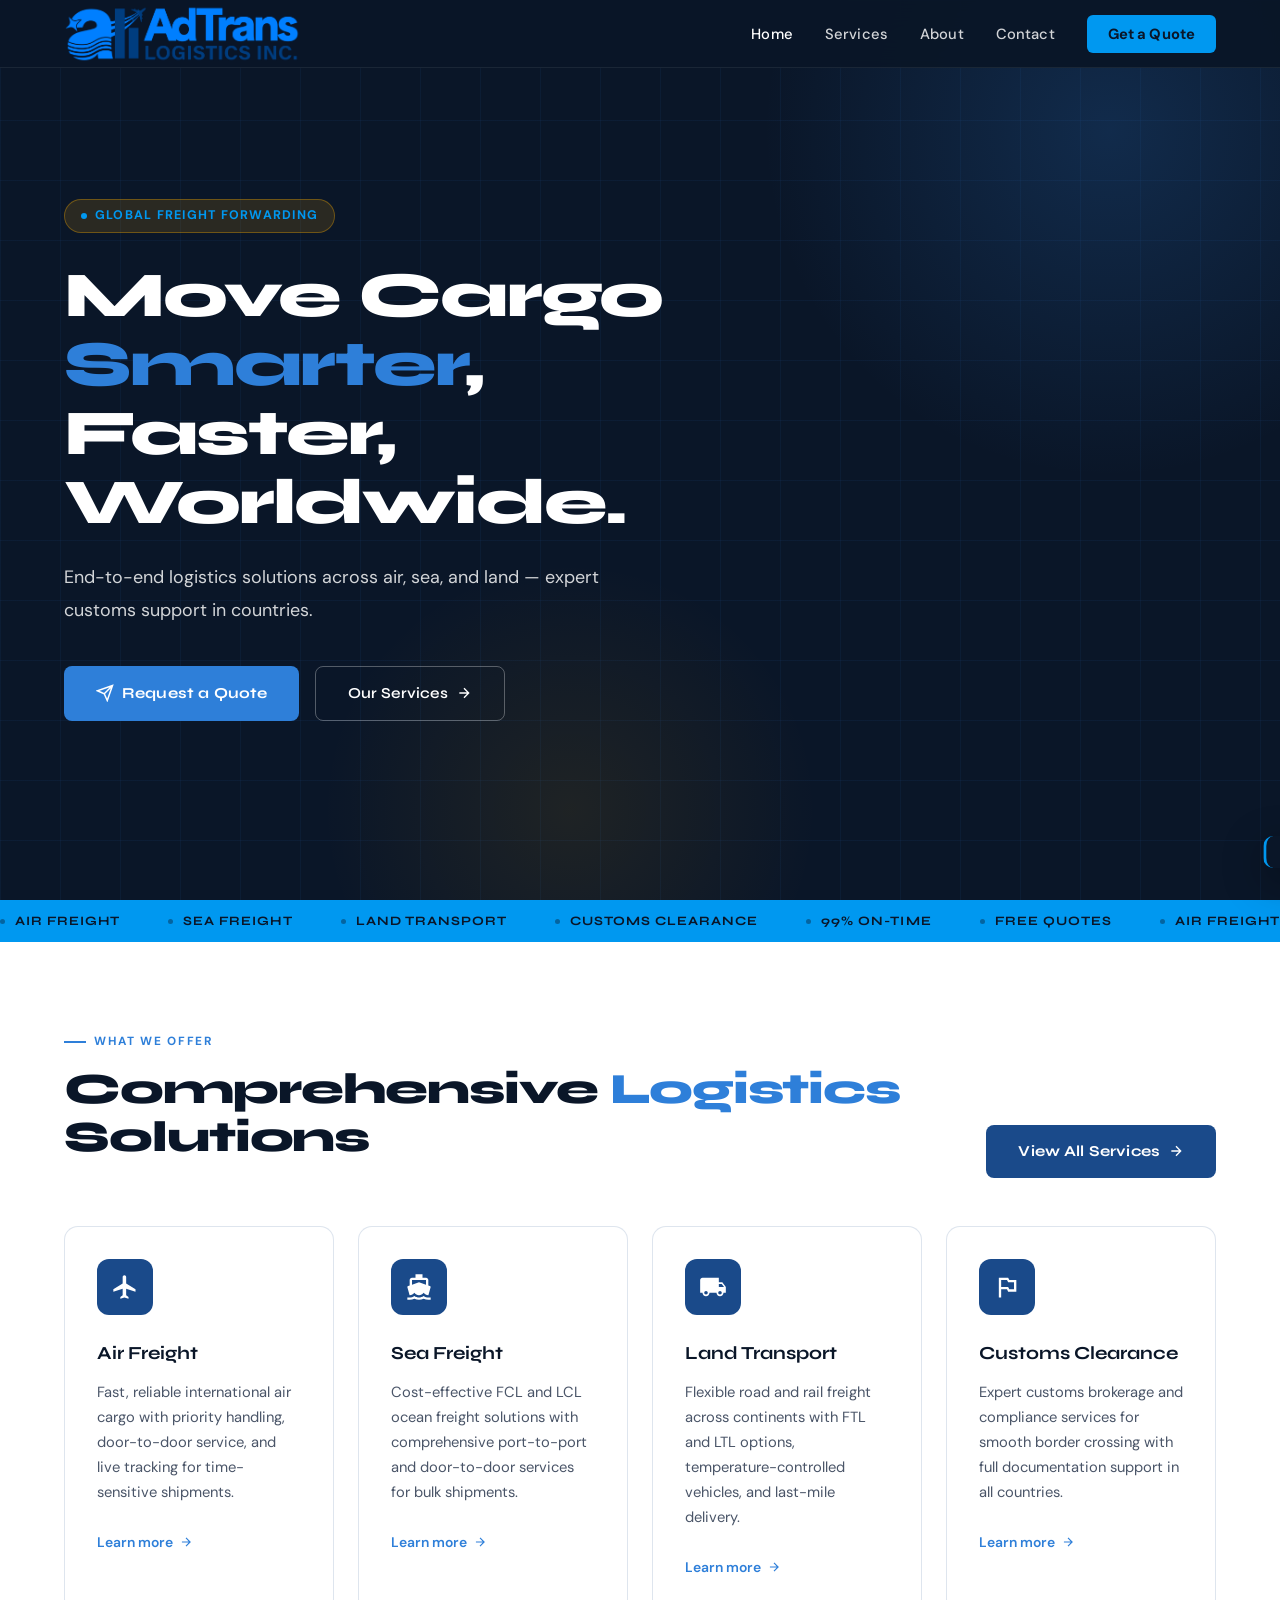
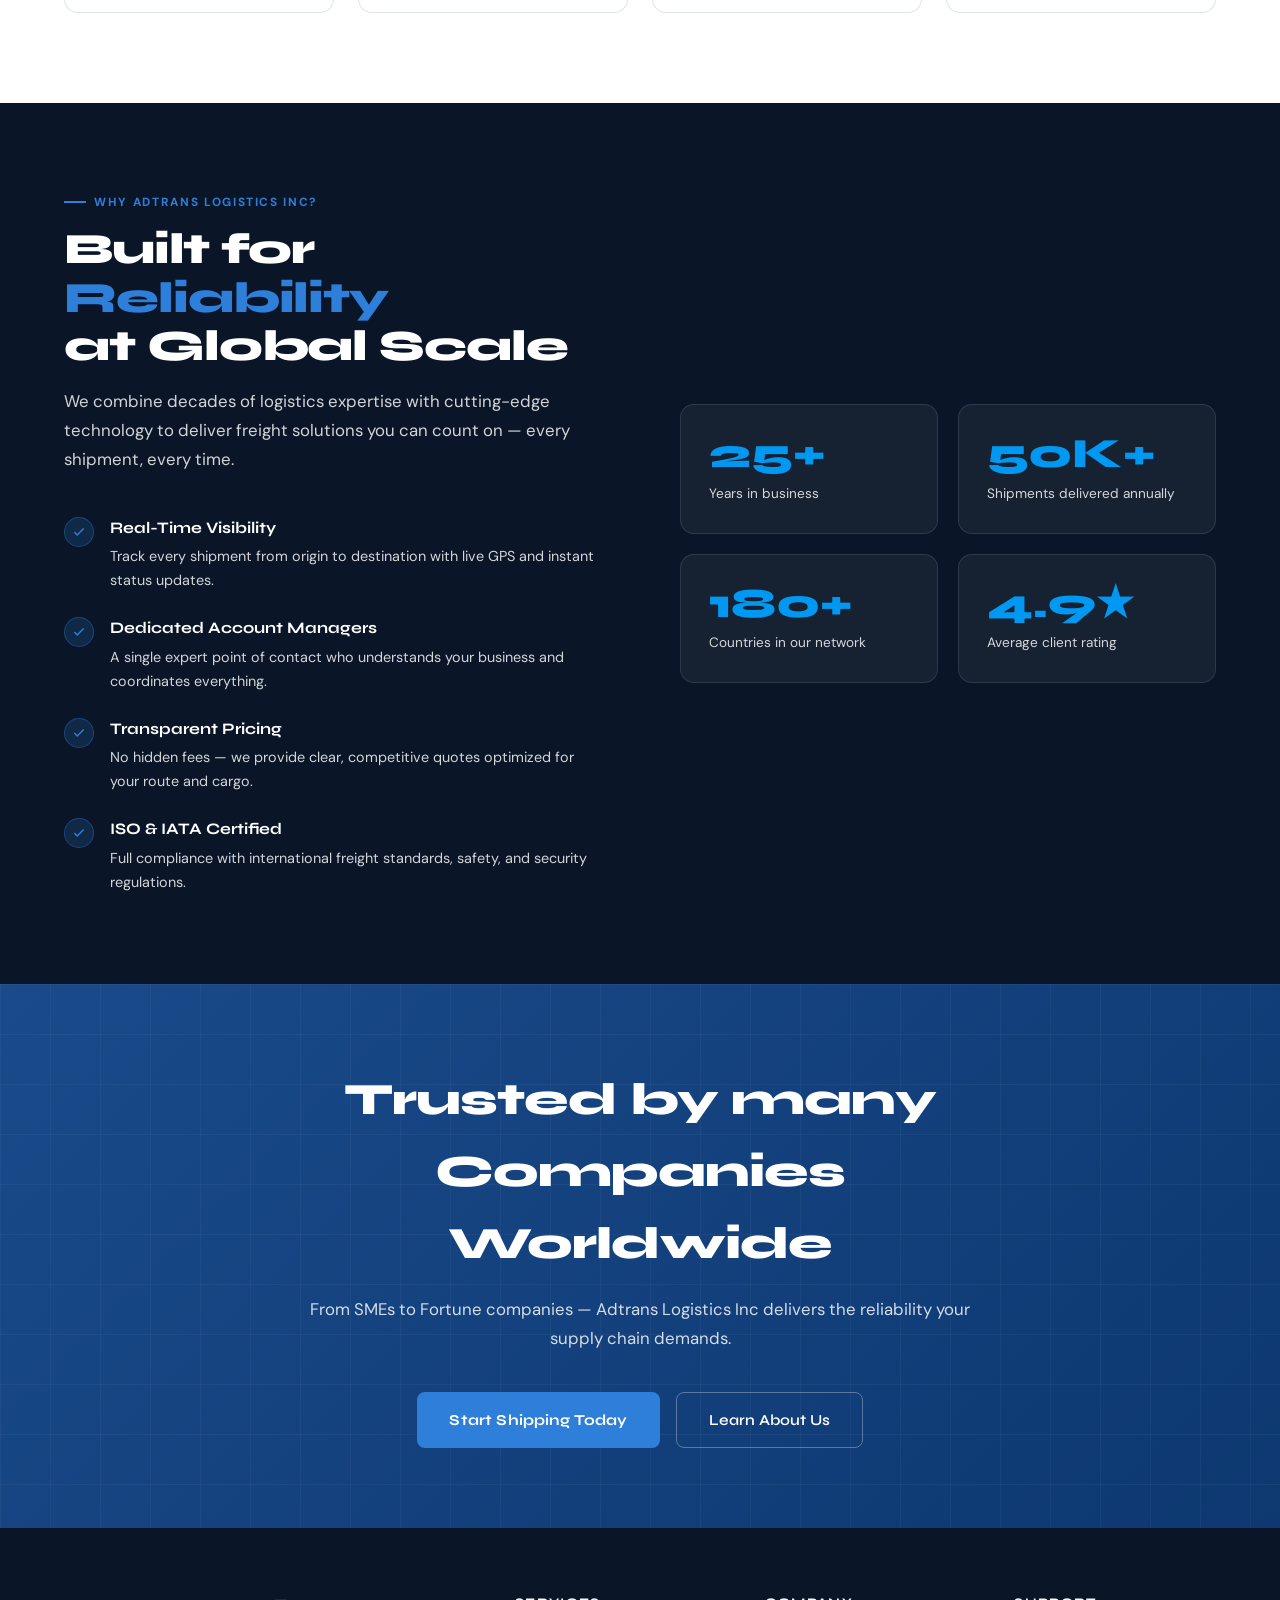
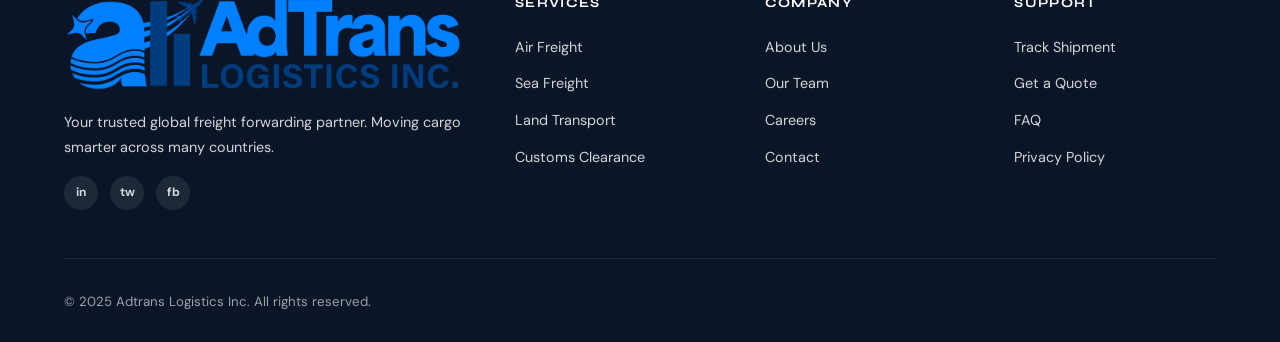
<file: index.html>
<!DOCTYPE html>
<html lang="en">
<head>
  <meta charset="UTF-8">
  <meta name="viewport" content="width=device-width, initial-scale=1.0">
  <title>Adtrans Logistics Inc</title>
  <link rel="icon" type="image/png" href="favicon.png">
  <link rel="stylesheet" href="css/style.css">
  <style>
    /* ── HOME-SPECIFIC STYLES ── */

    /* Hero */
    .hero {
      min-height: 100vh;
      background: var(--navy);
      position: relative;
      display: flex; align-items: center;
      overflow: hidden;
      padding: 100px 5% 80px;
    }
    .hero-grid {
      position: absolute; inset: 0;
      background-image:
        linear-gradient(rgba(46,127,217,0.07) 1px, transparent 1px),
        linear-gradient(90deg, rgba(46,127,217,0.07) 1px, transparent 1px);
      background-size: 60px 60px;
      animation: gridScroll 22s linear infinite;
    }
    @keyframes gridScroll {
      0%   { background-position: 0 0; }
      100% { background-position: 0 60px; }
    }
    .hero-glow {
      position: absolute; top: -220px; right: -180px;
      width: 700px; height: 700px;
      background: radial-gradient(circle, rgba(46,127,217,0.2) 0%, transparent 70%);
      border-radius: 50%; pointer-events: none;
    }
    .hero-glow2 {
      position: absolute; bottom: -160px; left: 25%;
      width: 500px; height: 500px;
      background: radial-gradient(circle, rgba(240,165,0,0.09) 0%, transparent 70%);
      border-radius: 50%; pointer-events: none;
    }

    .hero-content {
      position: relative; z-index: 2;
      max-width: 1200px; margin: 0 auto; width: 100%;
    }

    .hero-badge {
      display: inline-flex; align-items: center; gap: 8px;
      background: rgba(240,165,0,0.14);
      border: 1px solid rgba(240,165,0,0.35);
      color: var(--accent);
      font-size: 0.78rem; font-weight: 700;
      letter-spacing: 0.1em; text-transform: uppercase;
      padding: 6px 16px; border-radius: 100px;
      margin-bottom: 1.75rem;
      animation: fadeUp 0.6s ease both;
    }
    .hero-badge::before {
      content: ''; width: 6px; height: 6px;
      background: var(--accent); border-radius: 50%;
      animation: pulse 2s ease infinite;
    }

    .hero h1 {
      font-size: clamp(2.5rem, 5.5vw, 4rem);
      line-height: 1.08; font-weight: 800;
      color: var(--text-dark-primary);
      letter-spacing: -0.03em;
      margin-bottom: 1.5rem;
      animation: fadeUp 0.6s 0.1s ease both;
      max-width: 680px;
    }
    .hero h1 em { font-style: normal; color: var(--sky); }

    .hero-lead {
      font-size: 1.12rem; line-height: 1.8;
      color: var(--text-dark-secondary);
      margin-bottom: 2.5rem;
      max-width: 560px;
      animation: fadeUp 0.6s 0.2s ease both;
      font-weight: 400;
    }

    .hero-actions {
      display: flex; gap: 1rem; flex-wrap: wrap;
      animation: fadeUp 0.6s 0.3s ease both;
    }

    .hero-stats {
      display: flex; gap: 3rem; flex-wrap: wrap;
      margin-top: 3.5rem;
      animation: fadeUp 0.6s 0.4s ease both;
    }
    .stat {
      border-left: 2px solid rgba(255,255,255,0.15);
      padding-left: 1.25rem;
    }
    .stat-num {
      font-family: 'Syne', sans-serif; font-weight: 800;
      font-size: 2.2rem; color: var(--text-dark-primary); line-height: 1;
      margin-bottom: 5px;
    }
    .stat-num span { color: var(--accent); }
    .stat-label { font-size: 0.84rem; color: var(--text-dark-secondary); font-weight: 400; }

    /* Services preview heading row */
    .svc-heading-row {
      display: flex; justify-content: space-between;
      align-items: flex-end; flex-wrap: wrap; gap: 1.5rem;
      margin-bottom: 3rem;
    }

    /* WHY SECTION — dark bg text overrides live in style.css */
    .why-section-inner { max-width: 1200px; margin: 0 auto; }

    /* CTA Banner */
    .cta-band {
      background: linear-gradient(135deg, var(--blue) 0%, #0D3870 100%);
      padding: 80px 5%; text-align: center; position: relative; overflow: hidden;
    }
    .cta-band::before {
      content: '';
      position: absolute; inset: 0;
      background-image:
        linear-gradient(rgba(255,255,255,0.04) 1px, transparent 1px),
        linear-gradient(90deg, rgba(255,255,255,0.04) 1px, transparent 1px);
      background-size: 50px 50px;
    }
    .cta-band-inner { position: relative; z-index: 1; max-width: 700px; margin: 0 auto; }
    .cta-band h2 {
      font-size: clamp(1.9rem, 3.5vw, 2.8rem);
      color: var(--text-dark-primary); font-weight: 800;
      letter-spacing: -0.02em; margin-bottom: 1rem;
    }
    .cta-band p {
      color: var(--text-dark-secondary); font-size: 1.05rem;
      margin-bottom: 2.5rem; line-height: 1.7; font-weight: 400;
    }
    .cta-band-actions { display: flex; gap: 1rem; justify-content: center; flex-wrap: wrap; }
  </style>
</head>
<body>

<!-- ── NAV ── -->
<nav>
  <a class="logo" href="index.html">
    <div class="logo-icon">
      <img src="atl logo.png" alt="AdTrans Logistics Logo" class="logo"> </div>
    <span class="logo-text"></span></span>
  </a>
  <ul class="nav-links" id="navLinks">
    <li><a href="index.html" class="active">Home</a></li>
    <li><a href="services.html">Services</a></li>
    <li><a href="about.html">About</a></li>
    <li><a href="contact.html">Contact</a></li>
    <li><a href="contact.html" class="nav-cta">Get a Quote</a></li>
  </ul>
  <button class="hamburger" onclick="toggleMenu()" aria-label="Open menu">
    <span></span><span></span><span></span>
  </button>
</nav>

<!-- ── HERO ── -->
<section class="hero">
  <div class="hero-grid"></div>
  <div class="hero-glow"></div>
  <div class="hero-glow2"></div>
  <div class="hero-content">
    <div class="hero-badge">Global Freight Forwarding</div>
    <h1>Move Cargo<br><em>Smarter</em>, Faster,<br>Worldwide.</h1>
    <p class="hero-lead">End-to-end logistics solutions across air, sea, and land — expert customs support in  countries.</p>
    <div class="hero-actions">
      <a href="contact.html" class="btn-primary">
        <svg viewBox="0 0 24 24" fill="none" stroke="currentColor" stroke-width="2"><path d="M22 2L11 13M22 2l-7 20-4-9-9-4 20-7z"/></svg>
        Request a Quote
      </a>
      <a href="services.html" class="btn-outline">
        Our Services
        <svg viewBox="0 0 24 24" fill="none" stroke="currentColor" stroke-width="2" style="width:16px;height:16px"><path d="M5 12h14M12 5l7 7-7 7"/></svg>
      </a>
    </div>
   <!-- ──  <div class="hero-stats">
      <div class="stat">
        <div class="stat-num">180<span>+</span></div>
        <div class="stat-label">Countries Served</div>
      </div>
      <div class="stat">
        <div class="stat-num">24<span>/7</span></div>
        <div class="stat-label">Live Support</div>
      </div>
      <div class="stat">
        <div class="stat-num">99<span>%</span></div>
        <div class="stat-label">On-Time Delivery</div>
      </div>
      <div class="stat">
        <div class="stat-num">50K<span>+</span></div>
        <div class="stat-label">Annual Shipments</div>
      </div>
      ── -->
    </div>
  </div>
</section>

<!-- ── TICKER ── -->
<div class="ticker"><div class="ticker-track" id="tickerTrack"></div></div>

<!-- ── SERVICES PREVIEW ── -->
<section style="background:var(--white)">
  <div class="section-inner">
    <div class="svc-heading-row">
      <div>
        <div class="section-tag">What We Offer</div>
        <h2 class="section-heading">Comprehensive <em>Logistics</em><br>Solutions</h2>
      </div>
      <a href="services.html" class="btn-primary" style="background:var(--blue);align-self:flex-end">
        View All Services
        <svg viewBox="0 0 24 24" fill="none" stroke="currentColor" stroke-width="2" style="width:16px;height:16px"><path d="M5 12h14M12 5l7 7-7 7"/></svg>
      </a>
    </div>
    <div class="services-grid">

      <div class="service-card">
        <div class="svc-icon">
          <svg viewBox="0 0 24 24"><path d="M21 16v-2l-8-5V3.5c0-.83-.67-1.5-1.5-1.5S10 2.67 10 3.5V9l-8 5v2l8-2.5V19l-2 1.5V22l3.5-1 3.5 1v-1.5L13 19v-5.5l8 2.5z"/></svg>
        </div>
        <h3>Air Freight</h3>
        <p>Fast, reliable international air cargo with priority handling, door-to-door service, and live tracking for time-sensitive shipments.</p>
        <a href="services.html#air" class="svc-link">
          Learn more
          <svg viewBox="0 0 24 24" fill="none" stroke="currentColor" stroke-width="2"><path d="M5 12h14M12 5l7 7-7 7"/></svg>
        </a>
      </div>

      <div class="service-card">
        <div class="svc-icon">
          <svg viewBox="0 0 24 24"><path d="M20 21c-1.39 0-2.78-.47-4-1.32-2.44 1.71-5.56 1.71-8 0C6.78 20.53 5.39 21 4 21H2v2h2c1.38 0 2.74-.35 4-.99 2.52 1.29 5.48 1.29 8 0 1.26.65 2.62.99 4 .99h2v-2h-2zM3.95 19H4c1.6 0 3.02-.88 4-2 .98 1.12 2.4 2 4 2s3.02-.88 4-2c.98 1.12 2.4 2 4 2h.05l1.89-6.68c.08-.26.06-.54-.06-.78s-.34-.42-.6-.5L20 10.62V6c0-1.1-.9-2-2-2h-3V1H9v3H6c-1.1 0-2 .9-2 2v4.62l-1.29.42c-.26.08-.48.26-.6.5s-.15.52-.06.78L3.95 19zM6 6h12v3.97L12 8 6 9.97V6z"/></svg>
        </div>
        <h3>Sea Freight</h3>
        <p>Cost-effective FCL and LCL ocean freight solutions with comprehensive port-to-port and door-to-door services for bulk shipments.</p>
        <a href="services.html#sea" class="svc-link">
          Learn more
          <svg viewBox="0 0 24 24" fill="none" stroke="currentColor" stroke-width="2"><path d="M5 12h14M12 5l7 7-7 7"/></svg>
        </a>
      </div>

      <div class="service-card">
        <div class="svc-icon">
          <svg viewBox="0 0 24 24"><path d="M20 8h-3V4H3c-1.1 0-2 .9-2 2v11h2c0 1.66 1.34 3 3 3s3-1.34 3-3h6c0 1.66 1.34 3 3 3s3-1.34 3-3h2v-5l-3-4zM6 18.5c-.83 0-1.5-.67-1.5-1.5s.67-1.5 1.5-1.5 1.5.67 1.5 1.5-.67 1.5-1.5 1.5zm13.5-9l1.96 2.5H17V9.5h2.5zm-1.5 9c-.83 0-1.5-.67-1.5-1.5s.67-1.5 1.5-1.5 1.5.67 1.5 1.5-.67 1.5-1.5 1.5z"/></svg>
        </div>
        <h3>Land Transport</h3>
        <p>Flexible road and rail freight across continents with FTL and LTL options, temperature-controlled vehicles, and last-mile delivery.</p>
        <a href="services.html#land" class="svc-link">
          Learn more
          <svg viewBox="0 0 24 24" fill="none" stroke="currentColor" stroke-width="2"><path d="M5 12h14M12 5l7 7-7 7"/></svg>
        </a>
      </div>

      <div class="service-card">
        <div class="svc-icon">
          <svg viewBox="0 0 24 24"><path d="M14 6l-1-2H5v17h2v-7h5l1 2h7V6h-6zm4 8h-4l-1-2H7V6h5l1 2h5v6z"/></svg>
        </div>
        <h3>Customs Clearance</h3>
        <p>Expert customs brokerage and compliance services for smooth border crossing with full documentation support in all countries.</p>
        <a href="services.html#customs" class="svc-link">
          Learn more
          <svg viewBox="0 0 24 24" fill="none" stroke="currentColor" stroke-width="2"><path d="M5 12h14M12 5l7 7-7 7"/></svg>
        </a>
      </div>

    </div>
  </div>
</section>

<!-- ── WHY US ── -->
<section class="why-section">
  <div class="section-inner">
    <div class="why-grid">
      <div>
        <div class="section-tag" style="color:var(--sky)">Why Adtrans Logistics Inc?</div>
        <h2 class="section-heading dark">Built for <em>Reliability</em><br>at Global Scale</h2>
        <p class="section-sub dark" style="margin-bottom:2.5rem">We combine decades of logistics expertise with cutting-edge technology to deliver freight solutions you can count on — every shipment, every time.</p>
        <ul class="why-list">
          <li class="why-item">
            <div class="why-check"><svg viewBox="0 0 24 24"><polyline points="20 6 9 17 4 12"/></svg></div>
            <div class="why-item-text">
              <h4>Real-Time Visibility</h4>
              <p>Track every shipment from origin to destination with live GPS and instant status updates.</p>
            </div>
          </li>
          <li class="why-item">
            <div class="why-check"><svg viewBox="0 0 24 24"><polyline points="20 6 9 17 4 12"/></svg></div>
            <div class="why-item-text">
              <h4>Dedicated Account Managers</h4>
              <p>A single expert point of contact who understands your business and coordinates everything.</p>
            </div>
          </li>
          <li class="why-item">
            <div class="why-check"><svg viewBox="0 0 24 24"><polyline points="20 6 9 17 4 12"/></svg></div>
            <div class="why-item-text">
              <h4>Transparent Pricing</h4>
              <p>No hidden fees — we provide clear, competitive quotes optimized for your route and cargo.</p>
            </div>
          </li>
          <li class="why-item">
            <div class="why-check"><svg viewBox="0 0 24 24"><polyline points="20 6 9 17 4 12"/></svg></div>
            <div class="why-item-text">
              <h4>ISO &amp; IATA Certified</h4>
              <p>Full compliance with international freight standards, safety, and security regulations.</p>
            </div>
          </li>
        </ul>
      </div>
      <div class="why-numbers">
        <div class="why-num-card">
          <div class="why-num">25+</div>
          <div class="why-num-label">Years in business</div>
        </div>
        <div class="why-num-card">
          <div class="why-num">50K+</div>
          <div class="why-num-label">Shipments delivered annually</div>
        </div>
        <div class="why-num-card">
          <div class="why-num">180+</div>
          <div class="why-num-label">Countries in our network</div>
        </div>
        <div class="why-num-card">
          <div class="why-num">4.9★</div>
          <div class="why-num-label">Average client rating</div>
        </div>
      </div>
    </div>
  </div>
</section>

<!-- ── QUOTE FORM 
<section class="quote-section">
  <div class="section-inner">
    <div class="quote-wrap">
      <div>
        <div class="section-tag">Fast Quote</div>
        <h2 class="section-heading">Get Your <em>Freight</em><br>Quote Today</h2>
        <p class="section-sub">Fill in your shipment details and receive a competitive, tailored quote within 2 business hours.</p>
        <ul class="quote-features">
          <li class="quote-feature">
            <svg viewBox="0 0 24 24"><polyline points="20 6 9 17 4 12"/></svg>
            Response within 2 business hours
          </li>
          <li class="quote-feature">
            <svg viewBox="0 0 24 24"><polyline points="20 6 9 17 4 12"/></svg>
            No obligation — completely free
          </li>
          <li class="quote-feature">
            <svg viewBox="0 0 24 24"><polyline points="20 6 9 17 4 12"/></svg>
            Tailored to your exact cargo needs
          </li>
          <li class="quote-feature">
            <svg viewBox="0 0 24 24"><polyline points="20 6 9 17 4 12"/></svg>
            Dedicated logistics specialist assigned
          </li>
        </ul>
        <div class="trust-badges">
          <span class="trust-badge">
            <svg viewBox="0 0 24 24"><path d="M12 2l3.09 6.26L22 9.27l-5 4.87L18.18 21 12 17.77 5.82 21 7 14.14 2 9.27l6.91-1.01L12 2z"/></svg>
            ISO 9001
          </span>
          <span class="trust-badge">
            <svg viewBox="0 0 24 24"><circle cx="12" cy="12" r="10"/><path d="M12 8v4l3 3"/></svg>
            24/7 Support
          </span>
          <span class="trust-badge">
            <svg viewBox="0 0 24 24"><path d="M12 22s8-4 8-10V5l-8-3-8 3v7c0 6 8 10 8 10z"/></svg>
            IATA Member
          </span>
          <span class="trust-badge">
            <svg viewBox="0 0 24 24"><path d="M9 11l3 3L22 4"/><path d="M21 12v7a2 2 0 01-2 2H5a2 2 0 01-2-2V5a2 2 0 012-2h11"/></svg>
            C-TPAT
          </span>
        </div>
      </div>

      <div class="form-box">
        <h3>Shipment Details</h3>
        <form class="form-grid" onsubmit="submitQuote(event)">
          <div class="form-group">
            <label for="q-name">Full Name</label>
            <input type="text" id="q-name" placeholder="John Smith" required>
          </div>
          <div class="form-group">
            <label for="q-company">Company</label>
            <input type="text" id="q-company" placeholder="Your Company">
          </div>
          <div class="form-group">
            <label for="q-email">Email</label>
            <input type="email" id="q-email" placeholder="john@company.com" required>
          </div>
          <div class="form-group">
            <label for="q-phone">Phone</label>
            <input type="tel" id="q-phone" placeholder="+1 555 000 0000">
          </div>
          <div class="form-group">
            <label for="q-origin">Origin</label>
            <input type="text" id="q-origin" placeholder="City, Country" required>
          </div>
          <div class="form-group">
            <label for="q-dest">Destination</label>
            <input type="text" id="q-dest" placeholder="City, Country" required>
          </div>
          <div class="form-group">
            <label for="q-service">Service Type</label>
            <select id="q-service">
              <option value="">Select service…</option>
              <option>Air Freight</option>
              <option>Sea Freight (FCL)</option>
              <option>Sea Freight (LCL)</option>
              <option>Land Transport</option>
              <option>Customs Clearance</option>
            </select>
          </div>
          <div class="form-group">
            <label for="q-weight">Cargo Weight</label>
            <input type="text" id="q-weight" placeholder="e.g. 500 kg">
          </div>
          <div class="form-group full">
            <label for="q-desc">Cargo Description</label>
            <textarea id="q-desc" placeholder="Describe your cargo, dimensions, special requirements…"></textarea>
          </div>
          <div class="form-group full">
            <button type="submit" class="btn-dark">
              <svg viewBox="0 0 24 24" fill="none" stroke="currentColor" stroke-width="2"><path d="M22 2L11 13M22 2l-7 20-4-9-9-4 20-7z"/></svg>
              Request My Quote
            </button>
          </div>
        </form>
      </div>
    </div>
  </div>
</section>

<!-- ── CTA BAND ── -->
<div class="cta-band">
  <div class="cta-band-inner">
    <h2>Trusted by many Companies Worldwide</h2>
    <p>From SMEs to Fortune companies — Adtrans Logistics Inc delivers the reliability your supply chain demands.</p>
    <div class="cta-band-actions">
      <a href="contact.html" class="btn-primary">Start Shipping Today</a>
      <a href="about.html" class="btn-outline">Learn About Us</a>
    </div>
  </div>
</div>

<!-- ── FOOTER ── -->
<footer>
  <div class="footer-grid">
    <div class="footer-brand">
      <a class="logo" href="index.html">
        <img src="atl logo.png" alt="AdTrans Logistics Logo" class="logo">
                <span class="logo-text"></span></span>
      </a>
      <p>Your trusted global freight forwarding partner. Moving cargo smarter across many countries.</p>
      <div class="footer-socials">
        <a class="footer-social-link" href="#">in</a>
        <a class="footer-social-link" href="#">tw</a>
        <a class="footer-social-link" href="https://web.facebook.com/profile.php?id=61585179710197#">fb</a>
      </div>
    </div>
    <div class="footer-col">
      <h5>Services</h5>
      <ul>
        <li><a href="services.html#air">Air Freight</a></li>
        <li><a href="services.html#sea">Sea Freight</a></li>
        <li><a href="services.html#land">Land Transport</a></li>
        <li><a href="services.html#customs">Customs Clearance</a></li>
      </ul>
    </div>
    <div class="footer-col">
      <h5>Company</h5>
      <ul>
        <li><a href="about.html">About Us</a></li>
        <li><a href="about.html#team">Our Team</a></li>
        <li><a href="#">Careers</a></li>
        <li><a href="contact.html">Contact</a></li>
      </ul>
    </div>
    <div class="footer-col">
      <h5>Support</h5>
      <ul>
        <li><a href="#">Track Shipment</a></li>
        <li><a href="contact.html">Get a Quote</a></li>
        <li><a href="#">FAQ</a></li>
        <li><a href="#">Privacy Policy</a></li>
      </ul>
    </div>
  </div>
  <div class="footer-bottom">
    <span>© 2025 Adtrans Logistics Inc. All rights reserved.</span>
    <span></span>
  </div>
</footer>

<div class="toast" id="toast"></div>
<script src="js/main.js"></script>
</body>
</html>
</file>
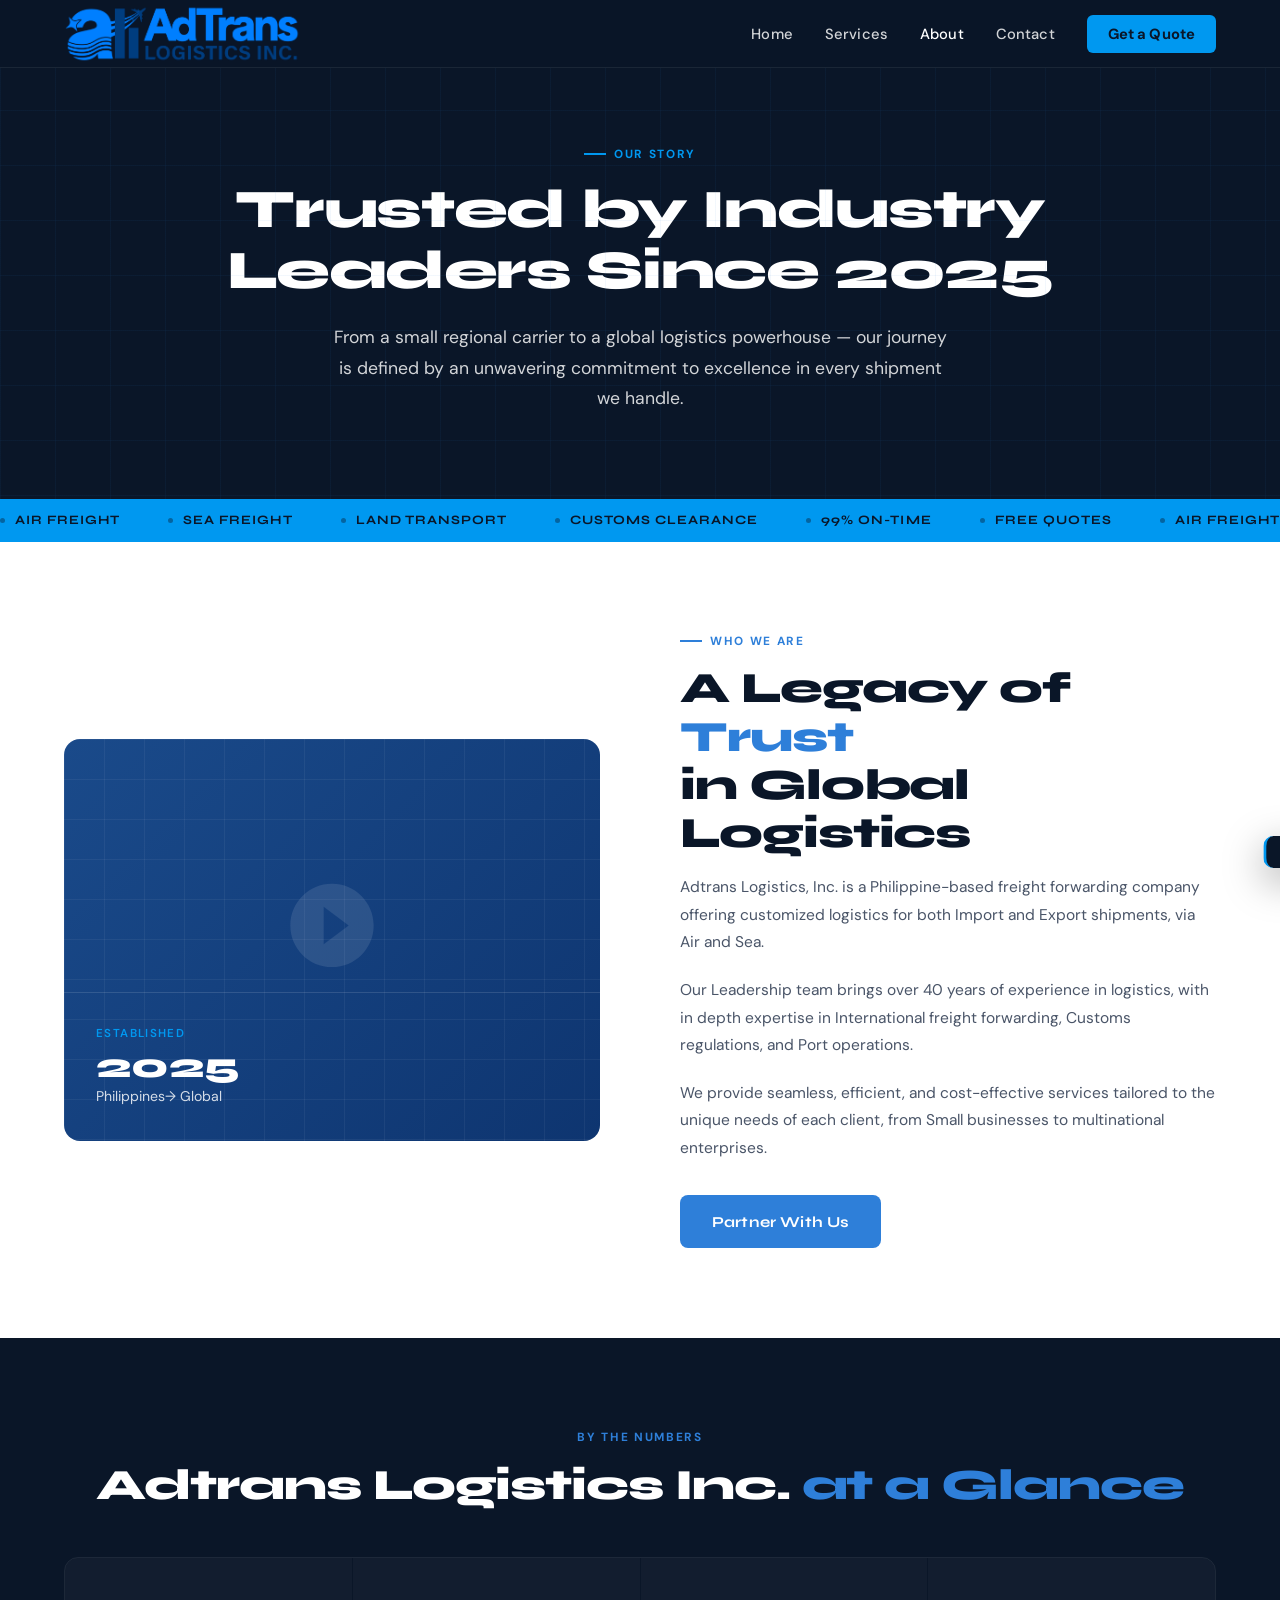
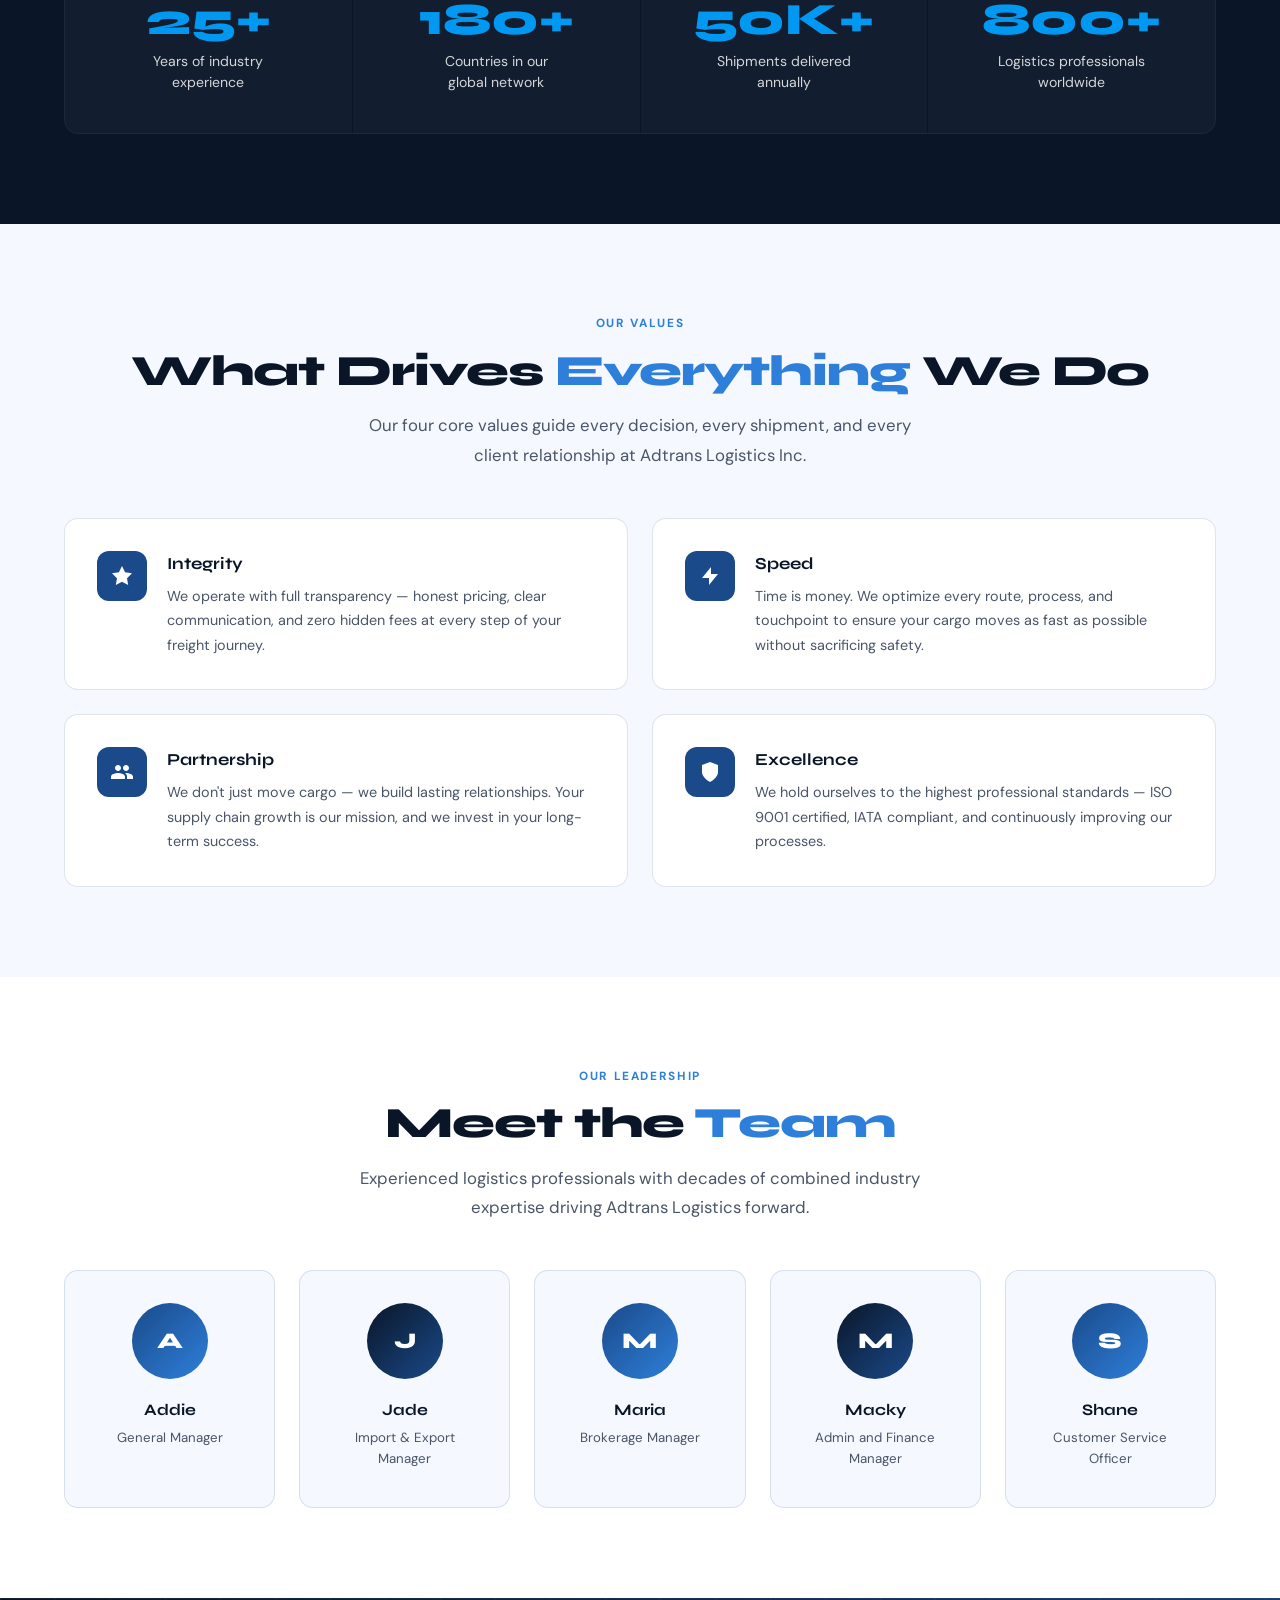
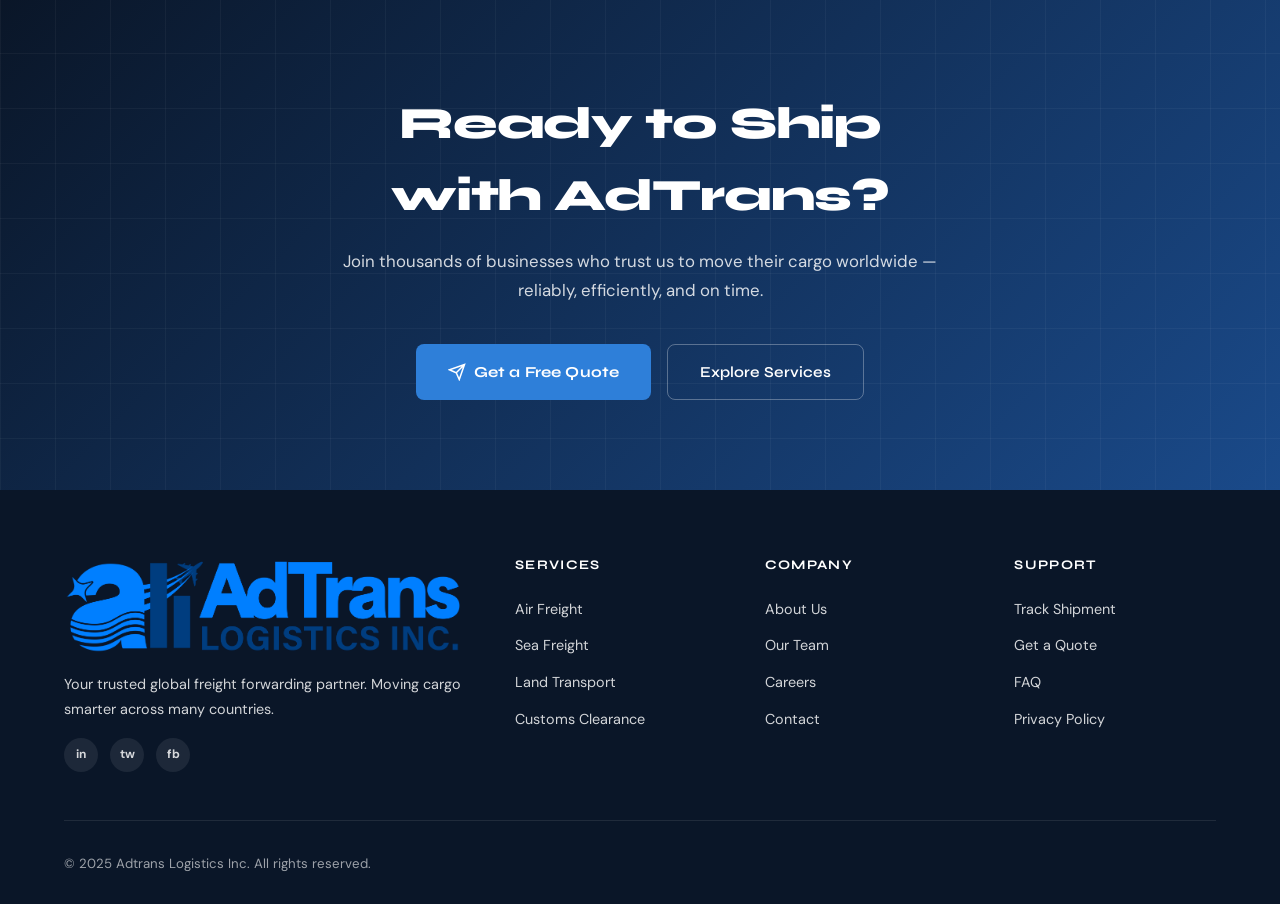
<file: about.html>
<!DOCTYPE html>
<html lang="en">
<head>
  <meta charset="UTF-8">
  <meta name="viewport" content="width=device-width, initial-scale=1.0">
  <title>About Us — AdTrans Logistics</title>
  <link rel="icon" type="image/png" href="favicon.png">
  <link rel="stylesheet" href="css/style.css">
  <style>
    /* ── ABOUT-SPECIFIC ── */

    /* Story section */
    .about-story {
      display: grid; grid-template-columns: 1fr 1fr;
      gap: 5rem; align-items: center;
    }
    .about-visual {
      background: linear-gradient(135deg, var(--blue) 0%, #0e3570 100%);
      border-radius: 16px; aspect-ratio: 4/3;
      display: flex; align-items: flex-end; justify-content: flex-start;
      position: relative; overflow: hidden;
    }
    .about-visual::before {
      content: '';
      position: absolute; inset: 0;
      background-image:
        linear-gradient(rgba(255,255,255,0.05) 1px, transparent 1px),
        linear-gradient(90deg, rgba(255,255,255,0.05) 1px, transparent 1px);
      background-size: 40px 40px;
    }
    .about-visual-icon {
      position: absolute; top: 50%; left: 50%; transform: translate(-50%, -60%);
    }
    .about-visual-icon svg { width: 100px; height: 100px; fill: rgba(255,255,255,0.1); }
    .about-visual-label {
      position: relative; z-index: 1;
      padding: 2rem; border-top: 1px solid rgba(255,255,255,0.12); width: 100%;
    }
    .about-visual-label small {
      display: block; font-size: 0.72rem; font-weight: 600;
      text-transform: uppercase; letter-spacing: 0.12em;
      color: var(--accent); margin-bottom: 5px;
    }
    .about-visual-label strong {
      display: block; font-family: 'Syne', sans-serif;
      font-size: 2.2rem; font-weight: 800; color: var(--text-dark-primary); line-height: 1;
    }
    .about-visual-label span {
      font-size: 0.88rem; color: var(--text-dark-secondary); font-weight: 400;
    }

    .about-text .section-heading { margin-bottom: 1rem; }
    .about-text p {
      font-size: 0.97rem; color: var(--text-light-muted);
      line-height: 1.8; margin-bottom: 1.2rem; font-weight: 400;
    }
    .about-text p:last-of-type { margin-bottom: 2rem; }

    /* Milestones */
    .milestones { background: var(--navy); }
    .milestones-grid {
      display: grid; grid-template-columns: repeat(4, 1fr); gap: 1px;
      border: 1px solid rgba(255,255,255,0.08); border-radius: 14px; overflow: hidden;
    }
    .milestone {
      padding: 2.5rem 2rem; text-align: center;
      background: rgba(255,255,255,0.03);
      transition: background 0.2s;
    }
    .milestone:hover { background: rgba(255,255,255,0.06); }
    .milestone-num {
      font-family: 'Syne', sans-serif; font-size: 2.8rem;
      font-weight: 800; color: var(--accent); line-height: 1; margin-bottom: 8px;
    }
    .milestone-label {
      font-size: 0.88rem; color: var(--text-dark-secondary);
      line-height: 1.5; font-weight: 400;
    }

    /* Values */
    .values-section { background: var(--light); }
    .values-grid {
      display: grid; grid-template-columns: repeat(2, 1fr); gap: 1.5rem;
    }
    .value-card {
      background: var(--white); border: 1px solid var(--border);
      border-radius: 14px; padding: 2rem;
      display: flex; gap: 1.25rem; align-items: flex-start;
      transition: box-shadow 0.2s;
    }
    .value-card:hover { box-shadow: 0 8px 30px rgba(10,22,40,0.08); }
    .value-icon {
      width: 50px; height: 50px; border-radius: 12px;
      background: var(--blue); display: flex; align-items: center; justify-content: center;
      flex-shrink: 0; transition: background 0.2s;
    }
    .value-card:hover .value-icon { background: var(--sky); }
    .value-icon svg { width: 24px; height: 24px; fill: white; }
    .value-text h4 {
      font-size: 1.05rem; font-weight: 700; color: var(--text-light-primary);
      margin-bottom: 6px;
    }
    .value-text p {
      font-size: 0.9rem; color: var(--text-light-muted);
      line-height: 1.7; font-weight: 400;
    }

    /* Team */
    .team-grid {
      display: grid; grid-template-columns: repeat(5, 1fr); gap: 1.5rem;
    }
    .team-card {
      background: var(--light); border: 1px solid var(--border);
      border-radius: 14px; padding: 2rem; text-align: center;
      transition: all 0.2s;
    }
    .team-card:hover { transform: translateY(-4px); box-shadow: 0 12px 32px rgba(10,22,40,0.08); }
    .team-avatar {
      width: 76px; height: 76px; border-radius: 50%;
      margin: 0 auto 1.1rem;
      display: flex; align-items: center; justify-content: center;
      font-family: 'Syne', sans-serif; font-size: 1.4rem;
      font-weight: 800; color: var(--text-dark-primary);
    }
    .team-card h4 {
      font-size: 1rem; font-weight: 700;
      color: var(--text-light-primary); margin-bottom: 4px;
    }
    .team-card .role {
      font-size: 0.83rem; color: var(--text-light-muted);
      margin-bottom: 6px; font-weight: 400;
    }
    .team-card .exp {
      font-size: 0.78rem; color: var(--sky); font-weight: 600;
    }

    /* Certifications */
    .certs-row {
      display: flex; gap: 1.5rem; flex-wrap: wrap;
      justify-content: center; margin-top: 3rem;
    }
    .cert-badge {
      background: var(--white); border: 1.5px solid var(--border);
      border-radius: 10px; padding: 1.1rem 1.75rem;
      font-family: 'Syne', sans-serif; font-size: 0.9rem;
      font-weight: 700; color: var(--text-light-primary);
      display: flex; align-items: center; gap: 10px;
      box-shadow: 0 2px 12px rgba(10,22,40,0.05);
    }
    .cert-badge svg { width: 18px; height: 18px; stroke: var(--sky); fill: none; stroke-width: 2; }

    /* CTA */
    .about-cta {
      background: linear-gradient(135deg, var(--navy) 0%, var(--blue) 100%);
      padding: 90px 5%; text-align: center; position: relative; overflow: hidden;
    }
    .about-cta::before {
      content: ''; position: absolute; inset: 0;
      background-image:
        linear-gradient(rgba(255,255,255,0.04) 1px, transparent 1px),
        linear-gradient(90deg, rgba(255,255,255,0.04) 1px, transparent 1px);
      background-size: 55px 55px;
    }
    .about-cta-inner { position: relative; z-index: 1; max-width: 640px; margin: 0 auto; }
    .about-cta h2 {
      font-size: clamp(2rem, 3.5vw, 2.8rem); color: var(--text-dark-primary);
      font-weight: 800; letter-spacing: -0.025em; margin-bottom: 1rem;
    }
    .about-cta p {
      color: var(--text-dark-secondary); font-size: 1.05rem;
      margin-bottom: 2.5rem; line-height: 1.7; font-weight: 400;
    }
    .cta-actions { display: flex; gap: 1rem; justify-content: center; flex-wrap: wrap; }

    @media (max-width: 1024px) {
      .team-grid { grid-template-columns: repeat(2, 1fr); }
      .milestones-grid { grid-template-columns: repeat(2, 1fr); }
    }
    @media (max-width: 900px) {
      .about-story { grid-template-columns: 1fr; gap: 2.5rem; }
      .values-grid { grid-template-columns: 1fr; }
    }
    @media (max-width: 600px) {
      .team-grid { grid-template-columns: 1fr 1fr; }
      .milestones-grid { grid-template-columns: 1fr 1fr; }
    }
  </style>
</head>
<body>

<!-- NAV -->
<nav>
  <a class="logo" href="index.html">
    <div class="logo-icon">
            <img src="atl logo.png" alt="AdTrans Logistics Logo" class="logo"> </div>
       </div>
    <span class="logo-text"></span></span>
  </a>
  <ul class="nav-links" id="navLinks">
    <li><a href="index.html">Home</a></li>
    <li><a href="services.html">Services</a></li>
    <li><a href="about.html" class="active">About</a></li>
    <li><a href="contact.html">Contact</a></li>
    <li><a href="contact.html" class="nav-cta">Get a Quote</a></li>
  </ul>
  <button class="hamburger" onclick="toggleMenu()" aria-label="Open menu">
    <span></span><span></span><span></span>
  </button>
</nav>

<!-- PAGE HERO -->
<div class="page-hero">
  <div class="section-tag">Our Story</div>
  <h1>Trusted by Industry<br>Leaders Since 2025</h1>
  <p>From a small regional carrier to a global logistics powerhouse — our journey is defined by an unwavering commitment to excellence in every shipment we handle.</p>
</div>

<!-- TICKER -->
<div class="ticker"><div class="ticker-track" id="tickerTrack"></div></div>

<!-- STORY -->
<section style="background:var(--white)">
  <div class="section-inner">
    <div class="about-story">
      <div class="about-visual">
        <div class="about-visual-icon">
          <svg viewBox="0 0 24 24"><path d="M12 2C6.48 2 2 6.48 2 12s4.48 10 10 10 10-4.48 10-10S17.52 2 12 2zm-2 14.5v-9l6 4.5-6 4.5z"/></svg>
        </div>
        <div class="about-visual-label">
          <small>Established</small>
          <strong>2025</strong>
          <span>Philippines&rarr; Global</span>
        </div>
      </div>
      <div class="about-text">
        <div class="section-tag">Who We Are</div>
        <h2 class="section-heading">A Legacy of <em>Trust</em><br>in Global Logistics</h2>
        <p>Adtrans Logistics, Inc. is a Philippine-based freight forwarding company offering customized logistics for both Import and Export shipments, via Air and Sea.</p>
        <p>Our Leadership team brings over 40 years of experience in logistics, with in depth expertise in International freight forwarding, Customs regulations, and Port operations.</p>
        <p>We provide seamless, efficient, and cost-effective services tailored to the unique needs of each client, from Small businesses to multinational enterprises.</p>
        <a href="contact.html" class="btn-primary">Partner With Us</a>
      </div>
    </div>
  </div>
</section>

<!-- MILESTONES -->
<section class="milestones">
  <div class="section-inner">
    <div style="text-align:center;margin-bottom:3rem">
      <div class="section-tag center" style="color:var(--sky)">By the Numbers</div>
      <h2 class="section-heading dark">Adtrans Logistics Inc. <em>at a Glance</em></h2>
    </div>
    <div class="milestones-grid">
      <div class="milestone">
        <div class="milestone-num">25+</div>
        <div class="milestone-label">Years of industry<br>experience</div>
      </div>
      <div class="milestone">
        <div class="milestone-num">180+</div>
        <div class="milestone-label">Countries in our<br>global network</div>
      </div>
      <div class="milestone">
        <div class="milestone-num">50K+</div>
        <div class="milestone-label">Shipments delivered<br>annually</div>
      </div>
      <div class="milestone">
        <div class="milestone-num">800+</div>
        <div class="milestone-label">Logistics professionals<br>worldwide</div>
      </div>
    </div>
  </div>
</section>

<!-- VALUES -->
<section class="values-section">
  <div class="section-inner">
    <div style="text-align:center;margin-bottom:3rem">
      <div class="section-tag center">Our Values</div>
      <h2 class="section-heading">What Drives <em>Everything</em> We Do</h2>
      <p class="section-sub" style="margin:0.5rem auto 0;text-align:center">Our four core values guide every decision, every shipment, and every client relationship at Adtrans Logistics Inc.</p>
    </div>
    <div class="values-grid">
      <div class="value-card">
        <div class="value-icon">
          <svg viewBox="0 0 24 24"><path d="M12 2l3.09 6.26L22 9.27l-5 4.87L18.18 21 12 17.77 5.82 21 7 14.14 2 9.27l6.91-1.01L12 2z"/></svg>
        </div>
        <div class="value-text">
          <h4>Integrity</h4>
          <p>We operate with full transparency — honest pricing, clear communication, and zero hidden fees at every step of your freight journey.</p>
        </div>
      </div>
      <div class="value-card">
        <div class="value-icon">
          <svg viewBox="0 0 24 24"><path d="M13 10V3L4 14h7v7l9-11h-7z"/></svg>
        </div>
        <div class="value-text">
          <h4>Speed</h4>
          <p>Time is money. We optimize every route, process, and touchpoint to ensure your cargo moves as fast as possible without sacrificing safety.</p>
        </div>
      </div>
      <div class="value-card">
        <div class="value-icon">
          <svg viewBox="0 0 24 24"><path d="M16 11c1.66 0 2.99-1.34 2.99-3S17.66 5 16 5c-1.66 0-3 1.34-3 3s1.34 3 3 3zm-8 0c1.66 0 2.99-1.34 2.99-3S9.66 5 8 5C6.34 5 5 6.34 5 8s1.34 3 3 3zm0 2c-2.33 0-7 1.17-7 3.5V19h14v-2.5c0-2.33-4.67-3.5-7-3.5zm8 0c-.29 0-.62.02-.97.05 1.16.84 1.97 1.97 1.97 3.45V19h6v-2.5c0-2.33-4.67-3.5-7-3.5z"/></svg>
        </div>
        <div class="value-text">
          <h4>Partnership</h4>
          <p>We don't just move cargo — we build lasting relationships. Your supply chain growth is our mission, and we invest in your long-term success.</p>
        </div>
      </div>
      <div class="value-card">
        <div class="value-icon">
          <svg viewBox="0 0 24 24"><path d="M12 22s8-4 8-10V5l-8-3-8 3v7c0 6 8 10 8 10z"/></svg>
        </div>
        <div class="value-text">
          <h4>Excellence</h4>
          <p>We hold ourselves to the highest professional standards — ISO 9001 certified, IATA compliant, and continuously improving our processes.</p>
        </div>
      </div>
    </div>

    <!-- Certifications 
    <div class="certs-row">
      <div class="cert-badge">
        <svg viewBox="0 0 24 24"><path d="M12 2l3.09 6.26L22 9.27l-5 4.87L18.18 21 12 17.77 5.82 21 7 14.14 2 9.27l6.91-1.01L12 2z"/></svg>
        ISO 9001:2015
      </div>
      <div class="cert-badge">
        <svg viewBox="0 0 24 24"><path d="M21 16v-2l-8-5V3.5c0-.83-.67-1.5-1.5-1.5S10 2.67 10 3.5V9l-8 5v2l8-2.5V19l-2 1.5V22l3.5-1 3.5 1v-1.5L13 19v-5.5l8 2.5z"/></svg>
        IATA Member
      </div>
      <div class="cert-badge">
        <svg viewBox="0 0 24 24"><path d="M12 22s8-4 8-10V5l-8-3-8 3v7c0 6 8 10 8 10z"/></svg>
        C-TPAT Compliant
      </div>
      <div class="cert-badge">
        <svg viewBox="0 0 24 24"><circle cx="12" cy="12" r="10"/><path d="M12 8v4l3 3"/></svg>
        AEO Certified
      </div>
      <div class="cert-badge">
        <svg viewBox="0 0 24 24"><path d="M9 11l3 3L22 4"/><path d="M21 12v7a2 2 0 01-2 2H5a2 2 0 01-2-2V5a2 2 0 012-2h11"/></svg>
        WCA Member
      </div>
    </div>
   
  </div> -->
</section>

<!-- TEAM -->
<section id="team" style="background:var(--white)">
  <div class="section-inner">
    <div style="text-align:center;margin-bottom:3rem">
      <div class="section-tag center">Our Leadership</div>
      <h2 class="section-heading">Meet the <em>Team</em></h2>
      <p class="section-sub" style="margin:0.5rem auto 0;text-align:center">Experienced logistics professionals with decades of combined industry expertise driving Adtrans Logistics forward.</p>
    </div>
    <div class="team-grid">
      <div class="team-card">
        <div class="team-avatar" style="background:linear-gradient(135deg,#1A4A8A,#2E7FD9)">A</div>
        <h4>Addie</h4>
        <p class="role">General Manager</p>
        <p class="exp"></p>
      </div>
      <div class="team-card">
        <div class="team-avatar" style="background:linear-gradient(135deg,#0A1628,#1A4A8A)">J</div>
        <h4>Jade</h4>
        <p class="role">Import & Export Manager </p>
        <p class="exp"></p>
      </div>
      <div class="team-card">
        <div class="team-avatar" style="background:linear-gradient(135deg,#1A4A8A,#2E7FD9)">M</div>
        <h4>Maria</h4>
        <p class="role">Brokerage Manager</p>
        <p class="exp"></p>
      </div>
      <div class="team-card">
        <div class="team-avatar" style="background:linear-gradient(135deg,#0A1628,#1A4A8A)">M</div>
        <h4>Macky</h4>
        <p class="role">Admin and Finance Manager</p>
        <p class="exp"></p>
      </div>
        <div class="team-card">
        <div class="team-avatar" style="background:linear-gradient(135deg,#1A4A8A,#2E7FD9)">S</div>
        <h4>Shane</h4>
        <p class="role">Customer Service Officer</p>
        <p class="exp"></p>
      </div>
  </div>
</div>
</section>

<!-- CTA -->
<div class="about-cta">
  <div class="about-cta-inner">
    <h2>Ready to Ship with AdTrans?</h2>
    <p>Join thousands of businesses who trust us to move their cargo worldwide — reliably, efficiently, and on time.</p>
    <div class="cta-actions">
      <a href="contact.html" class="btn-primary">
        <svg viewBox="0 0 24 24" fill="none" stroke="currentColor" stroke-width="2"><path d="M22 2L11 13M22 2l-7 20-4-9-9-4 20-7z"/></svg>
        Get a Free Quote
      </a>
      <a href="services.html" class="btn-outline">Explore Services</a>
    </div>
  </div>
</div>

<!-- ── FOOTER ── -->
<footer>
  <div class="footer-grid">
    <div class="footer-brand">
      <a class="logo" href="index.html">
        <img src="atl logo.png" alt="AdTrans Logistics Logo" class="logo">
                <span class="logo-text"></span></span>
      </a>
      <p>Your trusted global freight forwarding partner. Moving cargo smarter across many countries.</p>
      <div class="footer-socials">
        <a class="footer-social-link" href="#">in</a>
        <a class="footer-social-link" href="#">tw</a>
        <a class="footer-social-link" href="https://web.facebook.com/profile.php?id=61585179710197#">fb</a>
      </div>
    </div>
    <div class="footer-col">
      <h5>Services</h5>
      <ul>
        <li><a href="services.html#air">Air Freight</a></li>
        <li><a href="services.html#sea">Sea Freight</a></li>
        <li><a href="services.html#land">Land Transport</a></li>
        <li><a href="services.html#customs">Customs Clearance</a></li>
      </ul>
    </div>
    <div class="footer-col">
      <h5>Company</h5>
      <ul>
        <li><a href="about.html">About Us</a></li>
        <li><a href="about.html#team">Our Team</a></li>
        <li><a href="#">Careers</a></li>
        <li><a href="contact.html">Contact</a></li>
      </ul>
    </div>
    <div class="footer-col">
      <h5>Support</h5>
      <ul>
        <li><a href="#">Track Shipment</a></li>
        <li><a href="contact.html">Get a Quote</a></li>
        <li><a href="#">FAQ</a></li>
        <li><a href="#">Privacy Policy</a></li>
      </ul>
    </div>
  </div>
  <div class="footer-bottom">
    <span>© 2025 Adtrans Logistics Inc. All rights reserved.</span>
    <span></span>
  </div>
</footer>

<div class="toast" id="toast"></div>
<script src="js/main.js"></script>
</body>
</html>
</file>
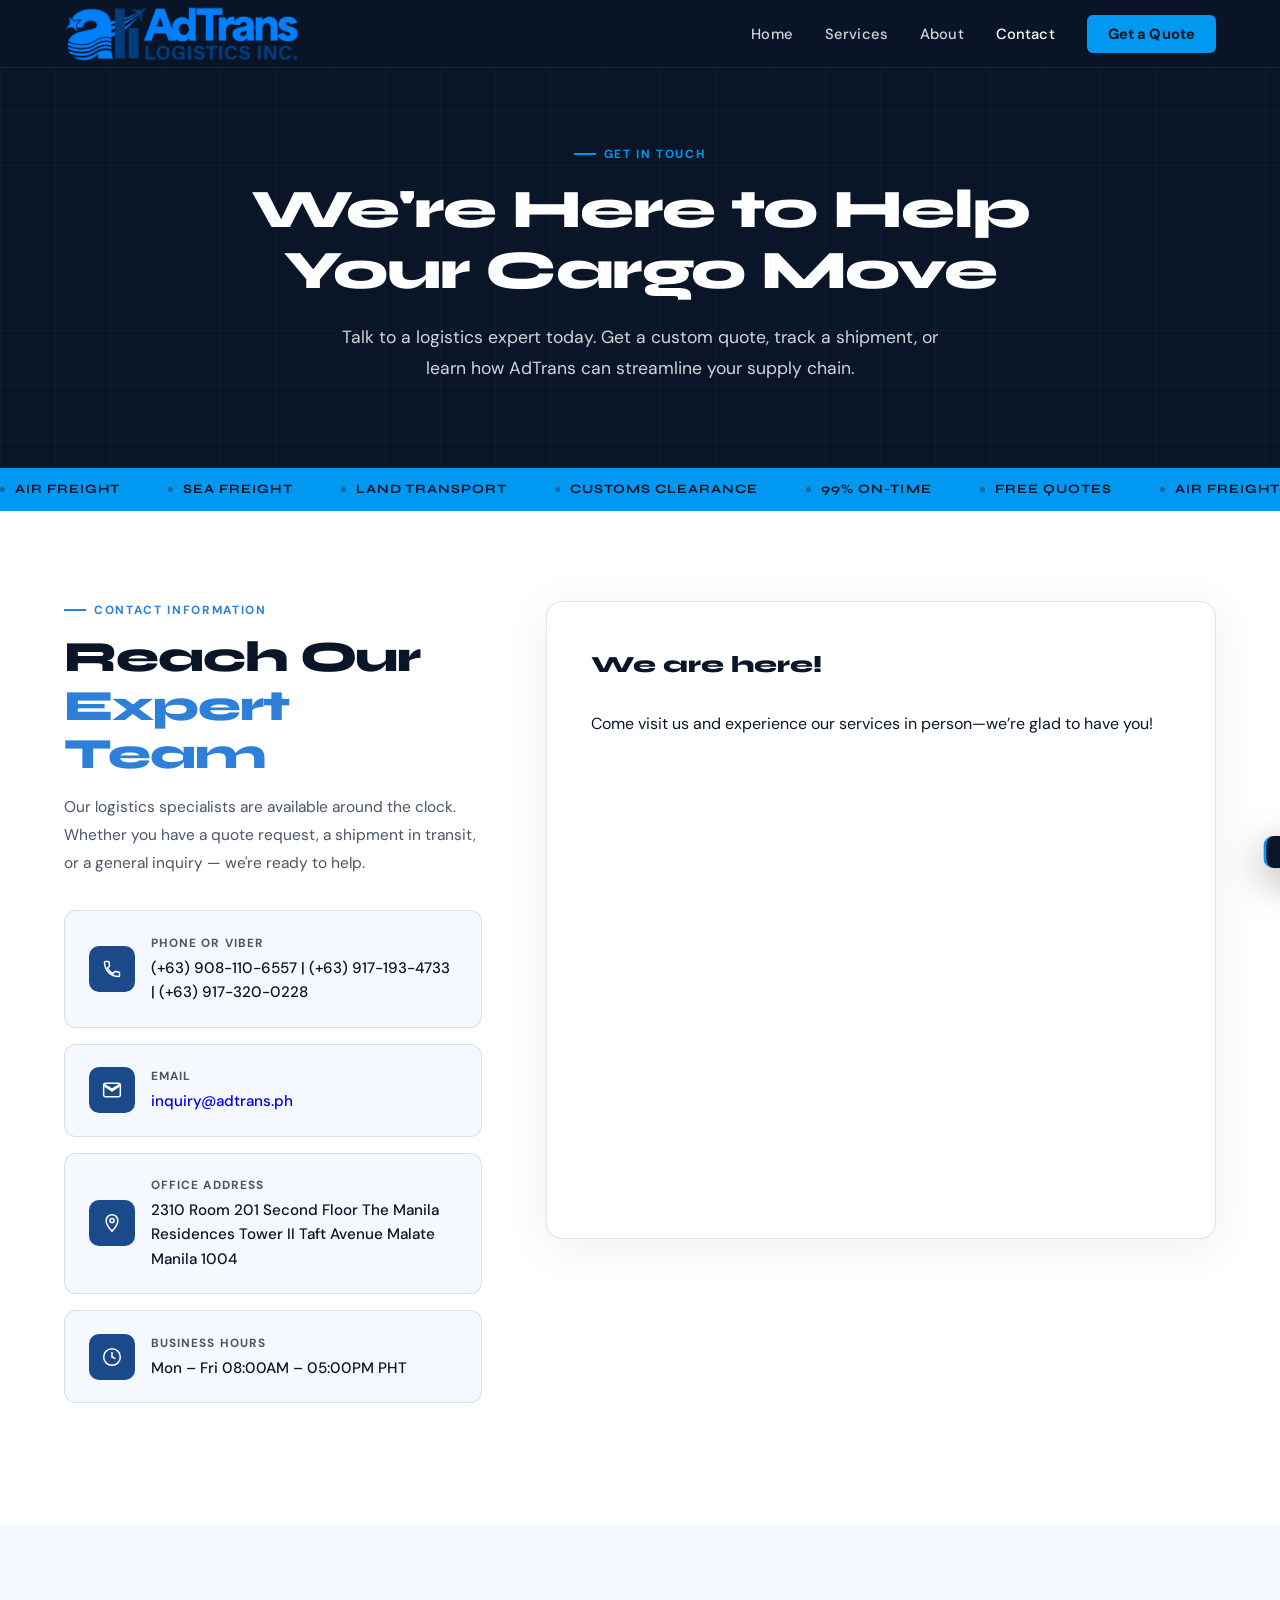
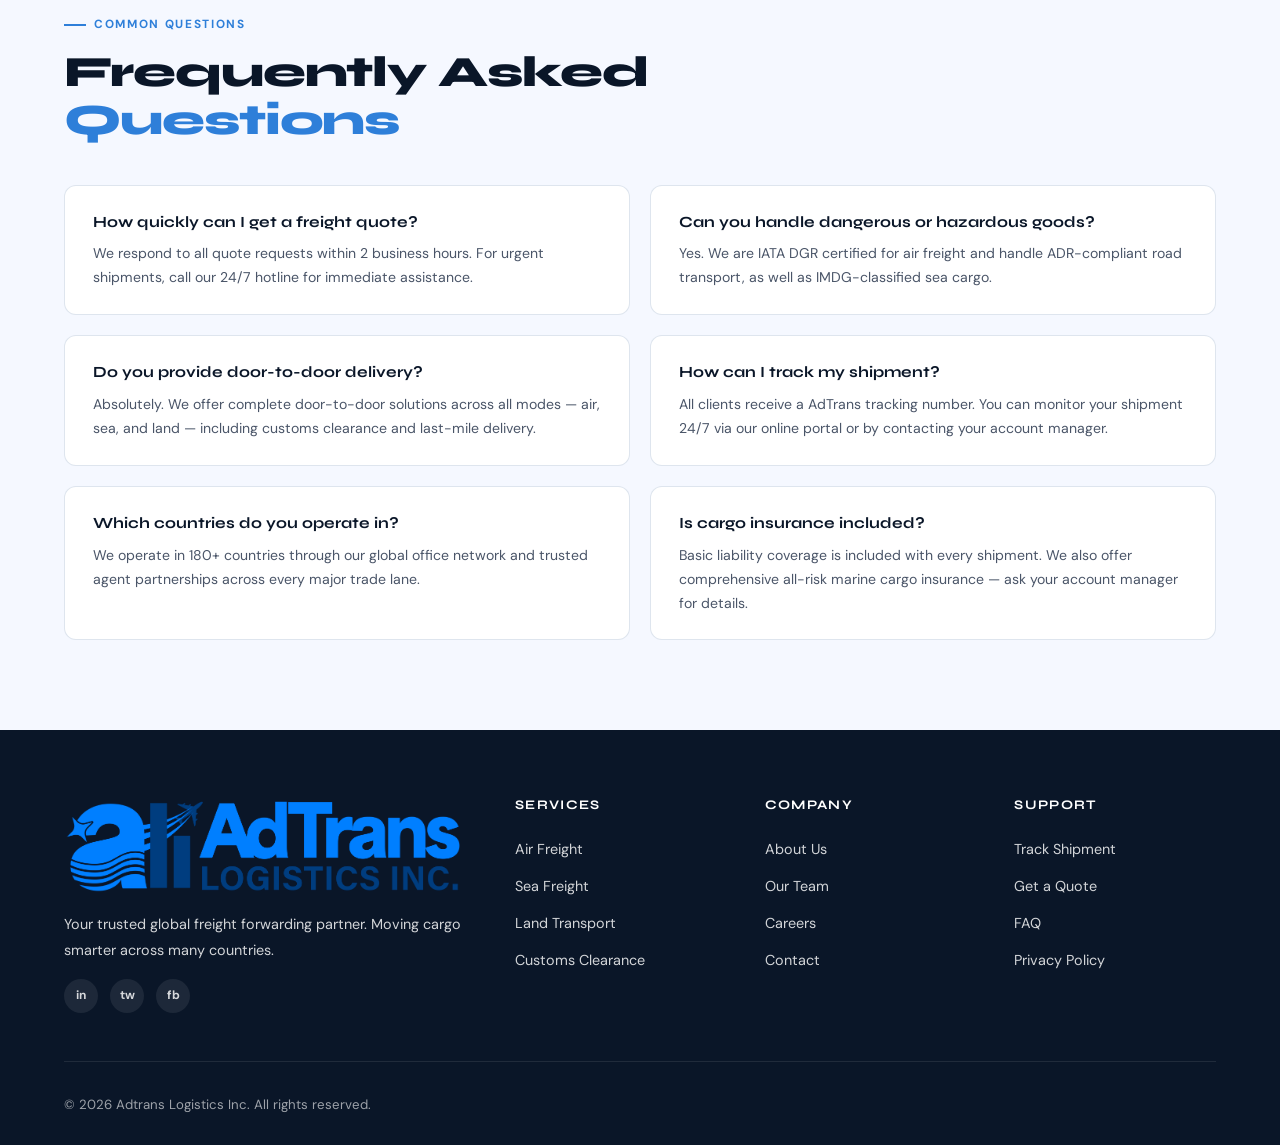
<file: contact.html>
<!DOCTYPE html>
<html lang="en">
<head>
  <meta charset="UTF-8">
  <meta name="viewport" content="width=device-width, initial-scale=1.0">
  <title>Contact Us — AdTrans Logistics</title>
  <link rel="icon" type="image/png" href="favicon.png">
  <link rel="stylesheet" href="css/style.css">
  <style>
    /* ── CONTACT-SPECIFIC ── */

    .contact-layout {
      display: grid; grid-template-columns: 1fr 1.6fr;
      gap: 4rem; align-items: start;
    }

    /* Info side */
    .contact-info h2 { margin-bottom: 1rem; }
    .contact-info > p {
      font-size: 0.97rem; color: var(--text-light-muted);
      line-height: 1.8; margin-bottom: 2rem; font-weight: 400;
    }

    .info-cards { display: flex; flex-direction: column; gap: 1rem; margin-bottom: 2rem; }
    .info-card {
      background: var(--light); border: 1px solid var(--border);
      border-radius: 12px; padding: 1.4rem 1.5rem;
      display: flex; gap: 1rem; align-items: center;
      transition: box-shadow 0.2s;
    }
    .info-card:hover { box-shadow: 0 6px 20px rgba(10,22,40,0.07); }
    .info-icon {
      width: 46px; height: 46px; border-radius: 10px;
      background: var(--blue);
      display: flex; align-items: center; justify-content: center; flex-shrink: 0;
      transition: background 0.2s;
    }
    .info-card:hover .info-icon { background: var(--sky); }
    .info-icon svg { width: 20px; height: 20px; stroke: white; fill: none; stroke-width: 1.8; }
    .info-label {
      font-size: 0.74rem; font-weight: 700;
      text-transform: uppercase; letter-spacing: 0.09em;
      color: var(--gray); margin-bottom: 3px;
    }
    .info-val {
      font-size: 0.95rem; font-weight: 500;
      color: var(--text-light-primary);
    }

    .offices-box {
      background: var(--navy); border-radius: 12px;
      padding: 1.5rem 1.75rem; margin-bottom: 0;
    }
    .offices-box h4 {
      font-size: 0.82rem; font-weight: 700;
      text-transform: uppercase; letter-spacing: 0.09em;
      color: var(--accent); margin-bottom: 0.75rem;
    }
    .offices-box p {
      font-size: 0.88rem; color: var(--text-dark-secondary);
      line-height: 1.75; font-weight: 400;
    }

    /* Form side */
    .contact-form-box {
      background: var(--white); border: 1px solid var(--border);
      border-radius: 16px; padding: 2.75rem;
      box-shadow: 0 8px 48px rgba(10,22,40,0.07);
    }
    .contact-form-box h3 {
      font-size: 1.45rem; font-weight: 800;
      color: var(--text-light-primary); margin-bottom: 1.75rem;
    }

    /* Response time bar */
    .response-bar {
      background: var(--ice); border: 1px solid rgba(46,127,217,0.2);
      border-radius: 10px; padding: 1rem 1.25rem;
      display: flex; align-items: center; gap: 12px;
      margin-bottom: 1.75rem;
      font-size: 0.88rem; color: var(--text-light-secondary); font-weight: 400;
    }
    .response-bar svg { width: 18px; height: 18px; stroke: var(--sky); fill: none; stroke-width: 2; flex-shrink: 0; }
    .response-bar strong { color: var(--sky); font-weight: 700; }

    /* Map placeholder */
    .map-placeholder {
      background: linear-gradient(135deg, var(--navy) 0%, #0e3570 100%);
      border-radius: 14px; height: 220px;
      display: flex; align-items: center; justify-content: center;
      position: relative; overflow: hidden; margin-top: 3rem;
    }
    .map-placeholder::before {
      content: ''; position: absolute; inset: 0;
      background-image:
        linear-gradient(rgba(255,255,255,0.05) 1px, transparent 1px),
        linear-gradient(90deg, rgba(255,255,255,0.05) 1px, transparent 1px);
      background-size: 35px 35px;
    }
    .map-label {
      position: relative; text-align: center;
    }
    .map-label svg { width: 36px; height: 36px; fill: var(--sky); margin: 0 auto 0.75rem; display: block; }
    .map-label p { font-family: 'Syne', sans-serif; font-size: 0.88rem; font-weight: 700; color: rgba(255,255,255,0.7); }

    /* FAQ section */
    .faq-section { background: var(--light); }
    .faq-grid {
      display: grid; grid-template-columns: 1fr 1fr; gap: 1.25rem;
    }
    .faq-item {
      background: var(--white); border: 1px solid var(--border);
      border-radius: 12px; padding: 1.5rem 1.75rem;
    }
    .faq-item h4 {
      font-size: 0.97rem; font-weight: 700;
      color: var(--text-light-primary); margin-bottom: 8px;
    }
    .faq-item p {
      font-size: 0.88rem; color: var(--text-light-muted);
      line-height: 1.7; font-weight: 400;
    }

    @media (max-width: 1024px) {
      .contact-layout { grid-template-columns: 1fr; gap: 2.5rem; }
      .faq-grid { grid-template-columns: 1fr; }
    }
  </style>
</head>
<body>

<!-- NAV -->
<nav>
  <a class="logo" href="index.html">
    <div class="logo-icon">
            <img src="atl logo.png" alt="AdTrans Logistics Logo" class="logo"> </div>
       </div>
    <span class="logo-text"></span></span>
  </a>
  <ul class="nav-links" id="navLinks">
    <li><a href="index.html">Home</a></li>
    <li><a href="services.html">Services</a></li>
    <li><a href="about.html">About</a></li>
    <li><a href="contact.html" class="active">Contact</a></li>
    <li><a href="contact.html" class="nav-cta">Get a Quote</a></li>
  </ul>
  <button class="hamburger" onclick="toggleMenu()" aria-label="Open menu">
    <span></span><span></span><span></span>
  </button>
</nav>

<!-- PAGE HERO -->
<div class="page-hero">
  <div class="section-tag">Get In Touch</div>
  <h1>We're Here to Help<br>Your Cargo Move</h1>
  <p>Talk to a logistics expert today. Get a custom quote, track a shipment, or learn how AdTrans can streamline your supply chain.</p>
</div>

<!-- TICKER -->
<div class="ticker"><div class="ticker-track" id="tickerTrack"></div></div>

<!-- MAIN CONTACT -->
<section style="background:var(--white)">
  <div class="section-inner">
    <div class="contact-layout">

      <!-- Left: Info -->
      <div class="contact-info">
        <div class="section-tag">Contact Information</div>
        <h2 class="section-heading">Reach Our<br><em>Expert Team</em></h2>
        <p>Our logistics specialists are available around the clock. Whether you have a quote request, a shipment in transit, or a general inquiry — we're ready to help.</p>

        <div class="info-cards">
          <div class="info-card">
            <div class="info-icon">
              <svg viewBox="0 0 24 24"><path d="M6.62 10.79c1.44 2.83 3.76 5.14 6.59 6.59l2.2-2.2c.27-.27.67-.36 1.02-.24 1.12.37 2.33.57 3.57.57.55 0 1 .45 1 1V20c0 .55-.45 1-1 1-9.39 0-17-7.61-17-17 0-.55.45-1 1-1h3.5c.55 0 1 .45 1 1 0 1.25.2 2.45.57 3.57.11.35.03.74-.25 1.02l-2.2 2.2z"/></svg>
            </div>
            <div>
              <div class="info-label">Phone or Viber</div>
              <div class="info-val">(+63) 908-110-6557 | (+63) 917-193-4733 | (+63) 917-320-0228</div>
            </div>
          </div>
          <div class="info-card">
            <div class="info-icon">
              <svg viewBox="0 0 24 24"><path d="M20 4H4c-1.1 0-1.99.9-1.99 2L2 18c0 1.1.9 2 2 2h16c1.1 0 2-.9 2-2V6c0-1.1-.9-2-2-2zm0 4l-8 5-8-5V6l8 5 8-5v2z"/></svg>
            </div>
            <div>
              <div class="info-label">Email</div>
              <div class="info-val"><a href="mailto:inquiry@adtrans.ph">inquiry@adtrans.ph</a></div>
            </div>
          </div>
          <div class="info-card">
            <div class="info-icon">
              <svg viewBox="0 0 24 24"><path d="M12 2C8.13 2 5 5.13 5 9c0 5.25 7 13 7 13s7-7.75 7-13c0-3.87-3.13-7-7-7zm0 9.5c-1.38 0-2.5-1.12-2.5-2.5s1.12-2.5 2.5-2.5 2.5 1.12 2.5 2.5-1.12 2.5-2.5 2.5z"/></svg>
            </div>
            <div>
              <div class="info-label">Office Address</div>
              <div class="info-val">2310 Room 201 Second Floor The Manila Residences Tower II Taft Avenue Malate Manila 1004</div>
            </div>
          </div>
          <div class="info-card">
            <div class="info-icon">
              <svg viewBox="0 0 24 24"><circle cx="12" cy="12" r="10"/><polyline points="12 6 12 12 16 14"/></svg>
            </div>
            <div>
              <div class="info-label">Business Hours</div>
              <div class="info-val">Mon – Fri 08:00AM – 05:00PM PHT</div>
            </div>
          </div>
        </div>
  <!-- 
        <div class="offices-box">
          <h4>Global Office Locations</h4>
          <p>Singapore · Hong Kong · Dubai · Rotterdam · Los Angeles · New York · Sydney · Mumbai · São Paulo · Tokyo · Frankfurt · Nairobi</p>
        </div>

        <div class="map-placeholder">
          <div class="map-label">
            <svg viewBox="0 0 24 24"><path d="M12 2C8.13 2 5 5.13 5 9c0 5.25 7 13 7 13s7-7.75 7-13c0-3.87-3.13-7-7-7zm0 9.5c-1.38 0-2.5-1.12-2.5-2.5s1.12-2.5 2.5-2.5 2.5 1.12 2.5 2.5-1.12 2.5-2.5 2.5z"/></svg>
            <p>12 Trade Hub Ave, Singapore</p>
          </div>
        </div>
          -->
      </div> 

      <!-- Right: Form -->
      <div class="contact-form-box">
        <h3>We are here! </h3>
        <p> Come visit us and experience our services in person—we’re glad to have you!</p>
        <!-- 
        <div class="response-bar">
          <svg viewBox="0 0 24 24"><circle cx="12" cy="12" r="10"/><polyline points="12 6 12 12 16 14"/></svg>
          <span>Our team typically responds within <strong>2 business hours</strong>.</span>
        </div>
        <form class="form-grid" onsubmit="submitContact(event)">
          <div class="form-group">
            <label for="c-first">First Name</label>
            <input type="text" id="c-first" placeholder="John" required>
          </div>
          <div class="form-group">
            <label for="c-last">Last Name</label>
            <input type="text" id="c-last" placeholder="Smith" required>
          </div>
          <div class="form-group full">
            <label for="c-email">Email Address</label>
            <input type="email" id="c-email" placeholder="john@company.com" required>
          </div>
          <div class="form-group full">
            <label for="c-company">Company Name</label>
            <input type="text" id="c-company" placeholder="Your Company Ltd.">
          </div>
          <div class="form-group">
            <label for="c-phone">Phone Number</label>
            <input type="tel" id="c-phone" placeholder="+1 555 000 0000">
          </div>
          <div class="form-group">
            <label for="c-country">Country</label>
            <input type="text" id="c-country" placeholder="United States">
          </div>
          <div class="form-group full">
            <label for="c-subject">Subject</label>
            <select id="c-subject">
              <option value="">Select a topic…</option>
              <option>Request a Freight Quote</option>
              <option>Track a Shipment</option>
              <option>Customs &amp; Compliance Inquiry</option>
              <option>Partnership Opportunity</option>
              <option>General Inquiry</option>
              <option>Complaint / Feedback</option>
            </select>
          </div>
          <div class="form-group full">
            <label for="c-message">Message</label>
            <textarea id="c-message" style="min-height:150px" placeholder="Tell us about your freight needs, shipment details, or any questions you have…" required></textarea>
          </div>
          <div class="form-group full">
            <button type="submit" class="btn-dark">
              <svg viewBox="0 0 24 24" fill="none" stroke="currentColor" stroke-width="2"><path d="M22 2L11 13M22 2l-7 20-4-9-9-4 20-7z"/></svg>
              Send Message
            </button>
          </div>
        </form>
      </div>
    -->
      <iframe
src="https://www.google.com/maps?q=2310+The+Manila+Residences+Tower+II+Taft+Avenue+Malate+Manila+1004&output=embed"
  width="100%"
  height="450"
  style="border:0;"
  allowfullscreen=""
  loading="lazy">
</iframe>
    </div>
  </div>
</section>

<!-- FAQ -->
<section class="faq-section">
  <div class="section-inner">
    <div style="margin-bottom:2.5rem">
      <div class="section-tag">Common Questions</div>
      <h2 class="section-heading">Frequently Asked<br><em>Questions</em></h2>
    </div>
    <div class="faq-grid">
      <div class="faq-item">
        <h4>How quickly can I get a freight quote?</h4>
        <p>We respond to all quote requests within 2 business hours. For urgent shipments, call our 24/7 hotline for immediate assistance.</p>
      </div>
      <div class="faq-item">
        <h4>Can you handle dangerous or hazardous goods?</h4>
        <p>Yes. We are IATA DGR certified for air freight and handle ADR-compliant road transport, as well as IMDG-classified sea cargo.</p>
      </div>
      <div class="faq-item">
        <h4>Do you provide door-to-door delivery?</h4>
        <p>Absolutely. We offer complete door-to-door solutions across all modes — air, sea, and land — including customs clearance and last-mile delivery.</p>
      </div>
      <div class="faq-item">
        <h4>How can I track my shipment?</h4>
        <p>All clients receive a AdTrans tracking number. You can monitor your shipment 24/7 via our online portal or by contacting your account manager.</p>
      </div>
      <div class="faq-item">
        <h4>Which countries do you operate in?</h4>
        <p>We operate in 180+ countries through our global office network and trusted agent partnerships across every major trade lane.</p>
      </div>
      <div class="faq-item">
        <h4>Is cargo insurance included?</h4>
        <p>Basic liability coverage is included with every shipment. We also offer comprehensive all-risk marine cargo insurance — ask your account manager for details.</p>
      </div>
    </div>
  </div>
</section>

<!-- ── FOOTER ── -->
<footer>
  <div class="footer-grid">
    <div class="footer-brand">
      <a class="logo" href="index.html">
        <img src="atl logo.png" alt="AdTrans Logistics Logo" class="logo">
                <span class="logo-text"></span></span>
      </a>
      <p>Your trusted global freight forwarding partner. Moving cargo smarter across many countries.</p>
      <div class="footer-socials">
        <a class="footer-social-link" href="#">in</a>
        <a class="footer-social-link" href="#">tw</a>
        <a class="footer-social-link" href="https://web.facebook.com/profile.php?id=61585179710197#">fb</a>
      </div>
    </div>
    <div class="footer-col">
      <h5>Services</h5>
      <ul>
        <li><a href="services.html#air">Air Freight</a></li>
        <li><a href="services.html#sea">Sea Freight</a></li>
        <li><a href="services.html#land">Land Transport</a></li>
        <li><a href="services.html#customs">Customs Clearance</a></li>
      </ul>
    </div>
    <div class="footer-col">
      <h5>Company</h5>
      <ul>
        <li><a href="about.html">About Us</a></li>
        <li><a href="about.html#team">Our Team</a></li>
        <li><a href="#">Careers</a></li>
        <li><a href="contact.html">Contact</a></li>
      </ul>
    </div>
    <div class="footer-col">
      <h5>Support</h5>
      <ul>
        <li><a href="#">Track Shipment</a></li>
        <li><a href="contact.html">Get a Quote</a></li>
        <li><a href="#">FAQ</a></li>
        <li><a href="#">Privacy Policy</a></li>
      </ul>
    </div>
  </div>
  <div class="footer-bottom">
    <span>© 2026 Adtrans Logistics Inc. All rights reserved.</span>
    <span></span>
  </div>
</footer>

<div class="toast" id="toast"></div>
<script src="js/main.js"></script>
</body>
</html>
</file>
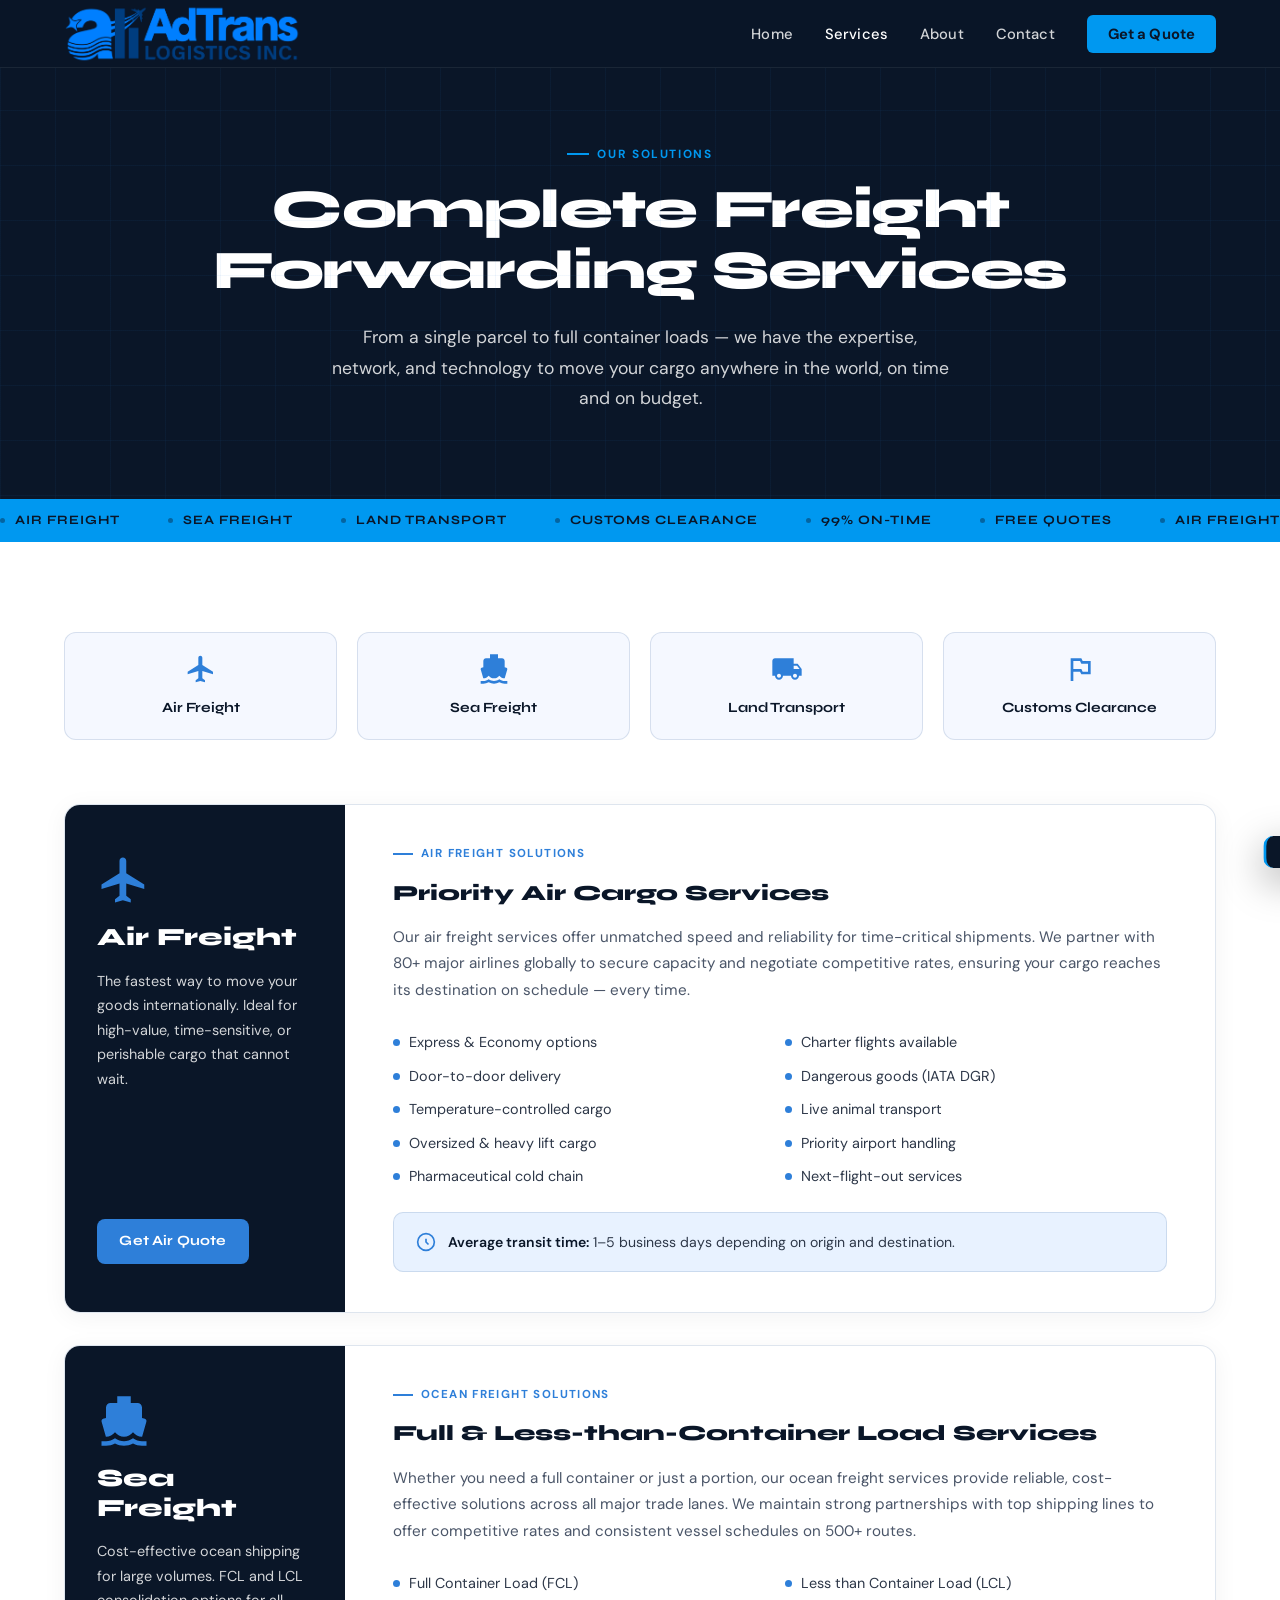
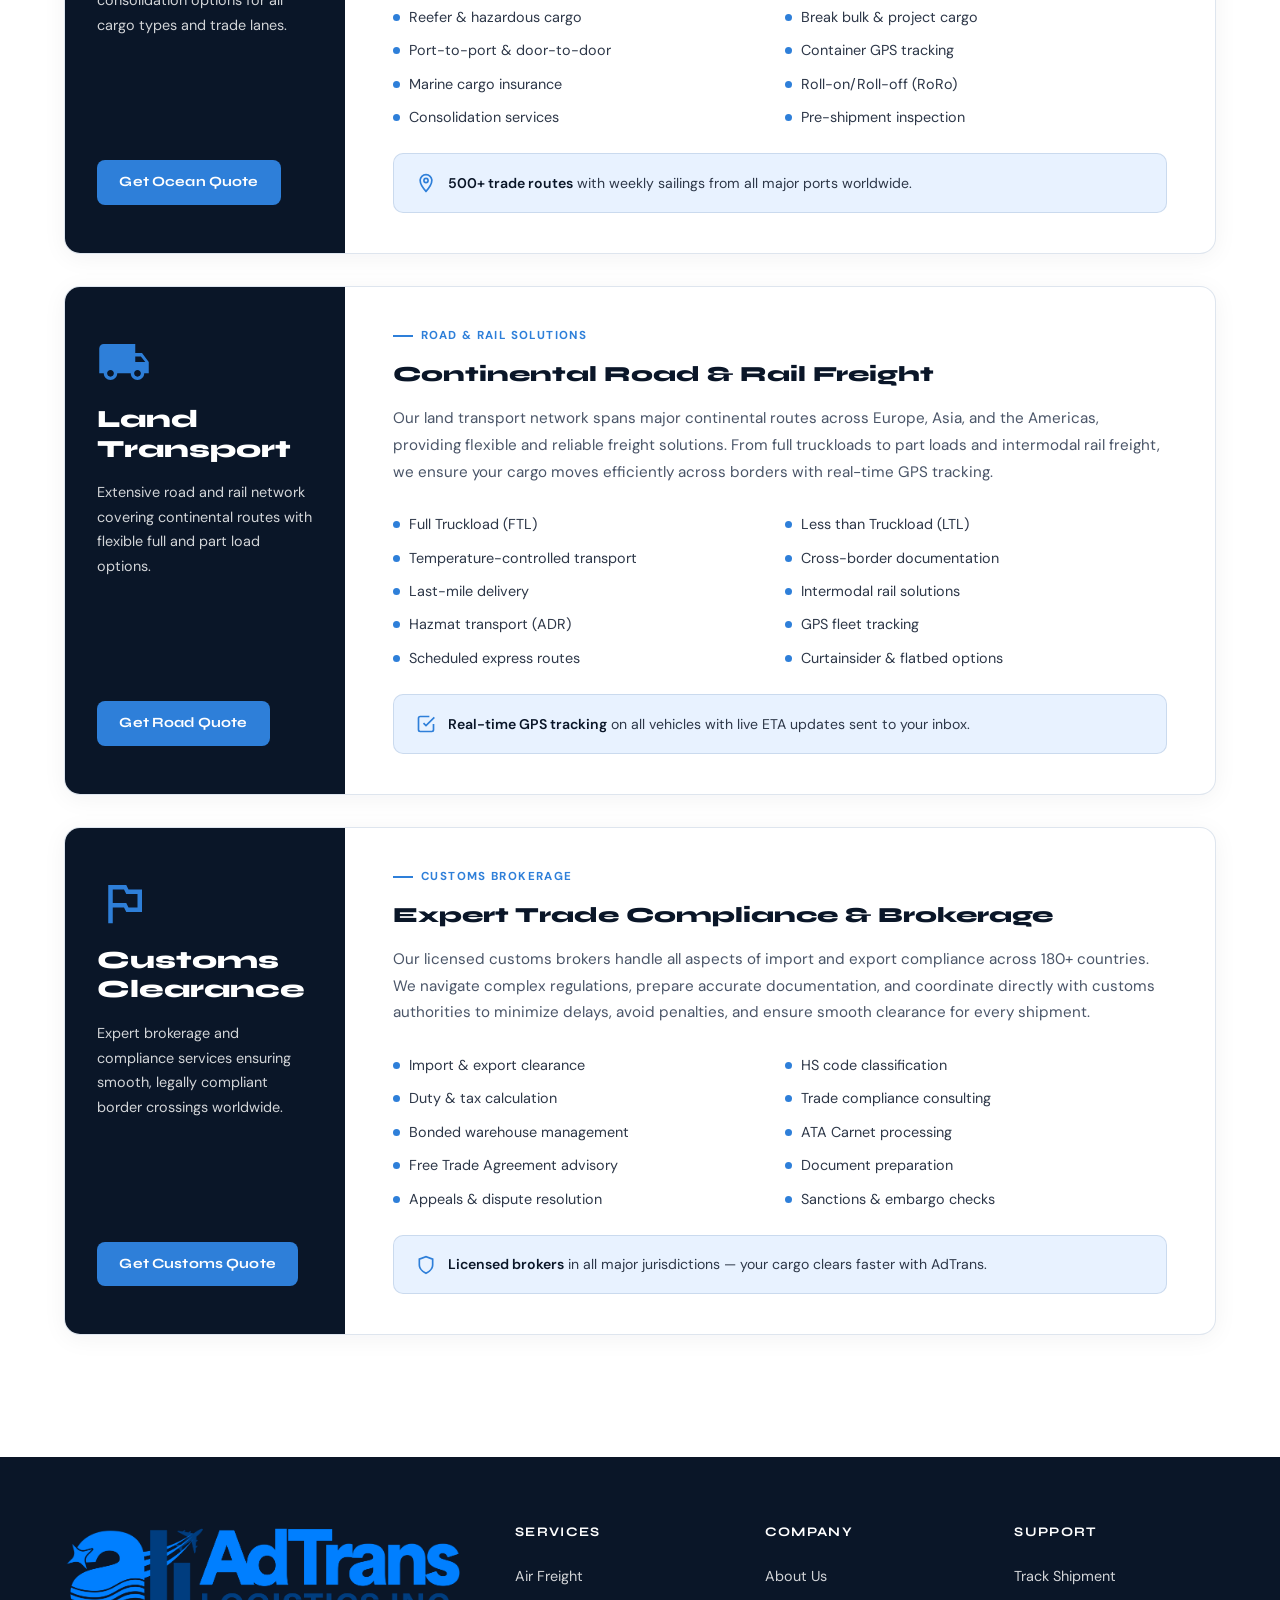
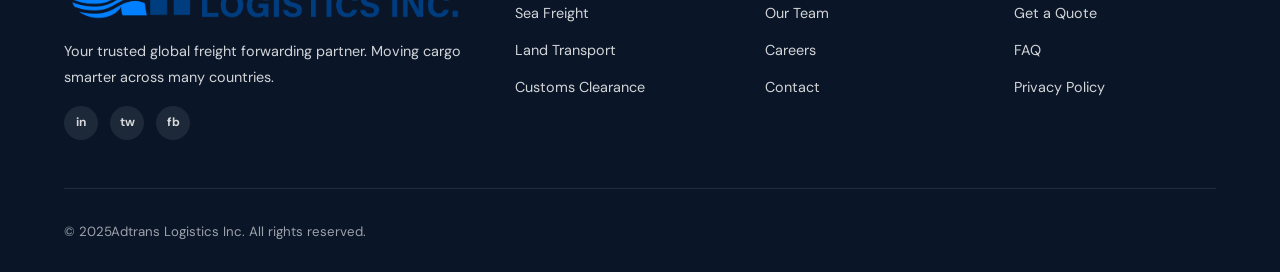
<file: services.html>
<!DOCTYPE html>
<html lang="en">
<head>
  <meta charset="UTF-8">
  <meta name="viewport" content="width=device-width, initial-scale=1.0">
  <title>Services — AdTrans Logistics</title>
  <link rel="icon" type="image/png" href="favicon.png">
  <link rel="stylesheet" href="css/style.css">
  <style>
    /* ── SERVICES-SPECIFIC ── */

    /* Detail card layout */
    .svc-detail-card {
      display: grid; grid-template-columns: 280px 1fr;
      border: 1px solid var(--border);
      border-radius: 16px; overflow: hidden;
      margin-bottom: 2rem;
      background: var(--white);
      box-shadow: 0 4px 24px rgba(10,22,40,0.05);
    }
    .svc-detail-card:hover {
      box-shadow: 0 12px 48px rgba(10,22,40,0.1);
    }

    .svc-aside {
      background: var(--navy);
      padding: 3rem 2rem;
      display: flex; flex-direction: column; justify-content: space-between;
      gap: 1.5rem;
    }
    .svc-aside-top { display: flex; flex-direction: column; gap: 1rem; }
    .svc-aside svg.svc-big-icon { width: 54px; height: 54px; fill: var(--sky); flex-shrink: 0; }
    .svc-aside h3 {
      font-size: 1.55rem; font-weight: 800;
      color: var(--text-dark-primary); line-height: 1.2;
    }
    .svc-aside p {
      font-size: 0.9rem; color: var(--text-dark-secondary);
      line-height: 1.7; font-weight: 400;
    }
    .svc-aside a.btn-primary { align-self: flex-start; font-size: 0.88rem; padding: 0.7rem 1.4rem; }

    .svc-body { padding: 2.5rem 3rem; }
    .svc-body-tag {
      font-size: 0.72rem; font-weight: 700; letter-spacing: 0.12em;
      text-transform: uppercase; color: var(--sky);
      display: flex; align-items: center; gap: 8px; margin-bottom: 0.75rem;
    }
    .svc-body-tag::before { content: ''; width: 20px; height: 2px; background: var(--sky); }
    .svc-body h4 {
      font-size: 1.35rem; font-weight: 800;
      color: var(--text-light-primary); margin-bottom: 0.85rem;
    }
    .svc-body > p {
      font-size: 0.95rem; color: var(--text-light-muted);
      line-height: 1.75; margin-bottom: 1.75rem; font-weight: 400;
    }

    .feature-list {
      display: grid; grid-template-columns: 1fr 1fr; gap: 0.65rem;
      list-style: none; margin-bottom: 1.5rem;
    }
    .feature-list li {
      font-size: 0.9rem; color: var(--text-light-secondary);
      display: flex; align-items: center; gap: 9px; font-weight: 400;
    }
    .feature-list li::before {
      content: ''; width: 7px; height: 7px; border-radius: 50%;
      background: var(--sky); flex-shrink: 0;
    }

    /* Why choose callout strip */
    .callout-strip {
      background: var(--ice); border: 1px solid var(--border);
      border-radius: 10px; padding: 1.1rem 1.4rem;
      display: flex; align-items: center; gap: 12px;
      font-size: 0.88rem; color: var(--text-light-secondary);
      margin-top: 0.5rem; font-weight: 400;
    }
    .callout-strip svg { width: 20px; height: 20px; stroke: var(--sky); fill: none; stroke-width: 2; flex-shrink: 0; }
    .callout-strip strong { color: var(--text-light-primary); font-weight: 600; }

    /* Intro strip */
    .services-intro {
      display: grid; grid-template-columns: repeat(4, 1fr); gap: 1.25rem;
      margin-bottom: 4rem;
    }
    .intro-pill {
      background: var(--light); border: 1px solid var(--border);
      border-radius: 12px; padding: 1.25rem 1rem; text-align: center;
      transition: all 0.2s; cursor: default;
    }
    .intro-pill:hover { background: var(--ice); border-color: rgba(46,127,217,0.3); transform: translateY(-2px); }
    .intro-pill svg { width: 32px; height: 32px; fill: var(--sky); margin: 0 auto 0.75rem; display: block; }
    .intro-pill span {
      font-family: 'Syne', sans-serif; font-size: 0.88rem;
      font-weight: 700; color: var(--text-light-primary); display: block;
    }

    @media (max-width: 900px) {
      .svc-detail-card { grid-template-columns: 1fr; }
      .svc-aside { padding: 2rem; }
      .svc-body { padding: 2rem; }
      .feature-list { grid-template-columns: 1fr; }
      .services-intro { grid-template-columns: 1fr 1fr; }
    }
    @media (max-width: 600px) {
      .services-intro { grid-template-columns: 1fr 1fr; }
    }
  </style>
</head>
<body>

<!-- NAV -->
<nav>
  <a class="logo" href="index.html">
    <div class="logo-icon">
            <img src="atl logo.png" alt="AdTrans Logistics Logo" class="logo"> </div>
       </div>
    <span class="logo-text"></span></span>
  </a>
  <ul class="nav-links" id="navLinks">
    <li><a href="index.html">Home</a></li>
    <li><a href="services.html" class="active">Services</a></li>
    <li><a href="about.html">About</a></li>
    <li><a href="contact.html">Contact</a></li>
    <li><a href="contact.html" class="nav-cta">Get a Quote</a></li>
  </ul>
  <button class="hamburger" onclick="toggleMenu()" aria-label="Open menu">
    <span></span><span></span><span></span>
  </button>
</nav>

<!-- PAGE HERO -->
<div class="page-hero">
  <div class="section-tag">Our Solutions</div>
  <h1>Complete Freight<br>Forwarding Services</h1>
  <p>From a single parcel to full container loads — we have the expertise, network, and technology to move your cargo anywhere in the world, on time and on budget.</p>
</div>

<!-- TICKER -->
<div class="ticker"><div class="ticker-track" id="tickerTrack"></div></div>

<!-- MAIN CONTENT -->
<section style="background:var(--white)">
  <div class="section-inner">

    <!-- Quick nav pills -->
    <div class="services-intro">
      <div class="intro-pill">
        <svg viewBox="0 0 24 24"><path d="M21 16v-2l-8-5V3.5c0-.83-.67-1.5-1.5-1.5S10 2.67 10 3.5V9l-8 5v2l8-2.5V19l-2 1.5V22l3.5-1 3.5 1v-1.5L13 19v-5.5l8 2.5z"/></svg>
        <span>Air Freight</span>
      </div>
      <div class="intro-pill">
        <svg viewBox="0 0 24 24"><path d="M20 21c-1.39 0-2.78-.47-4-1.32-2.44 1.71-5.56 1.71-8 0C6.78 20.53 5.39 21 4 21H2v2h2c1.38 0 2.74-.35 4-.99 2.52 1.29 5.48 1.29 8 0 1.26.65 2.62.99 4 .99h2v-2h-2zM3.95 19H4c1.6 0 3.02-.88 4-2 .98 1.12 2.4 2 4 2s3.02-.88 4-2c.98 1.12 2.4 2 4 2h.05l1.89-6.68c.08-.26.06-.54-.06-.78s-.34-.42-.6-.5L20 10.62V6c0-1.1-.9-2-2-2h-3V1H9v3H6c-1.1 0-2 .9-2 2v4.62l-1.29.42c-.26.08-.48.26-.6.5s-.15.52-.06.78L3.95 19z"/></svg>
        <span>Sea Freight</span>
      </div>
      <div class="intro-pill">
        <svg viewBox="0 0 24 24"><path d="M20 8h-3V4H3c-1.1 0-2 .9-2 2v11h2c0 1.66 1.34 3 3 3s3-1.34 3-3h6c0 1.66 1.34 3 3 3s3-1.34 3-3h2v-5l-3-4zM6 18.5c-.83 0-1.5-.67-1.5-1.5s.67-1.5 1.5-1.5 1.5.67 1.5 1.5-.67 1.5-1.5 1.5zm13.5-9l1.96 2.5H17V9.5h2.5zm-1.5 9c-.83 0-1.5-.67-1.5-1.5s.67-1.5 1.5-1.5 1.5.67 1.5 1.5-.67 1.5-1.5 1.5z"/></svg>
        <span>Land Transport</span>
      </div>
      <div class="intro-pill">
        <svg viewBox="0 0 24 24"><path d="M14 6l-1-2H5v17h2v-7h5l1 2h7V6h-6zm4 8h-4l-1-2H7V6h5l1 2h5v6z"/></svg>
        <span>Customs Clearance</span>
      </div>
    </div>

    <!-- AIR FREIGHT -->
    <div class="svc-detail-card" id="air">
      <div class="svc-aside">
        <div class="svc-aside-top">
          <svg class="svc-big-icon" viewBox="0 0 24 24"><path d="M21 16v-2l-8-5V3.5c0-.83-.67-1.5-1.5-1.5S10 2.67 10 3.5V9l-8 5v2l8-2.5V19l-2 1.5V22l3.5-1 3.5 1v-1.5L13 19v-5.5l8 2.5z"/></svg>
          <h3>Air Freight</h3>
          <p>The fastest way to move your goods internationally. Ideal for high-value, time-sensitive, or perishable cargo that cannot wait.</p>
        </div>
        <a href="contact.html" class="btn-primary">Get Air Quote</a>
      </div>
      <div class="svc-body">
        <div class="svc-body-tag">Air Freight Solutions</div>
        <h4>Priority Air Cargo Services</h4>
        <p>Our air freight services offer unmatched speed and reliability for time-critical shipments. We partner with 80+ major airlines globally to secure capacity and negotiate competitive rates, ensuring your cargo reaches its destination on schedule — every time.</p>
        <ul class="feature-list">
          <li>Express &amp; Economy options</li>
          <li>Charter flights available</li>
          <li>Door-to-door delivery</li>
          <li>Dangerous goods (IATA DGR)</li>
          <li>Temperature-controlled cargo</li>
          <li>Live animal transport</li>
          <li>Oversized &amp; heavy lift cargo</li>
          <li>Priority airport handling</li>
          <li>Pharmaceutical cold chain</li>
          <li>Next-flight-out services</li>
        </ul>
        <div class="callout-strip">
          <svg viewBox="0 0 24 24"><circle cx="12" cy="12" r="10"/><path d="M12 8v4l3 3"/></svg>
          <span><strong>Average transit time:</strong> 1–5 business days depending on origin and destination.</span>
        </div>
      </div>
    </div>

    <!-- SEA FREIGHT -->
    <div class="svc-detail-card" id="sea">
      <div class="svc-aside">
        <div class="svc-aside-top">
          <svg class="svc-big-icon" viewBox="0 0 24 24"><path d="M20 21c-1.39 0-2.78-.47-4-1.32-2.44 1.71-5.56 1.71-8 0C6.78 20.53 5.39 21 4 21H2v2h2c1.38 0 2.74-.35 4-.99 2.52 1.29 5.48 1.29 8 0 1.26.65 2.62.99 4 .99h2v-2h-2zM3.95 19H4c1.6 0 3.02-.88 4-2 .98 1.12 2.4 2 4 2s3.02-.88 4-2c.98 1.12 2.4 2 4 2h.05l1.89-6.68c.08-.26.06-.54-.06-.78s-.34-.42-.6-.5L20 10.62V6c0-1.1-.9-2-2-2h-3V1H9v3H6c-1.1 0-2 .9-2 2v4.62l-1.29.42c-.26.08-.48.26-.6.5s-.15.52-.06.78L3.95 19z"/></svg>
          <h3>Sea Freight</h3>
          <p>Cost-effective ocean shipping for large volumes. FCL and LCL consolidation options for all cargo types and trade lanes.</p>
        </div>
        <a href="contact.html" class="btn-primary">Get Ocean Quote</a>
      </div>
      <div class="svc-body">
        <div class="svc-body-tag">Ocean Freight Solutions</div>
        <h4>Full &amp; Less-than-Container Load Services</h4>
        <p>Whether you need a full container or just a portion, our ocean freight services provide reliable, cost-effective solutions across all major trade lanes. We maintain strong partnerships with top shipping lines to offer competitive rates and consistent vessel schedules on 500+ routes.</p>
        <ul class="feature-list">
          <li>Full Container Load (FCL)</li>
          <li>Less than Container Load (LCL)</li>
          <li>Reefer &amp; hazardous cargo</li>
          <li>Break bulk &amp; project cargo</li>
          <li>Port-to-port &amp; door-to-door</li>
          <li>Container GPS tracking</li>
          <li>Marine cargo insurance</li>
          <li>Roll-on/Roll-off (RoRo)</li>
          <li>Consolidation services</li>
          <li>Pre-shipment inspection</li>
        </ul>
        <div class="callout-strip">
          <svg viewBox="0 0 24 24"><path d="M12 2C8.13 2 5 5.13 5 9c0 5.25 7 13 7 13s7-7.75 7-13c0-3.87-3.13-7-7-7zm0 9.5c-1.38 0-2.5-1.12-2.5-2.5s1.12-2.5 2.5-2.5 2.5 1.12 2.5 2.5-1.12 2.5-2.5 2.5z"/></svg>
          <span><strong>500+ trade routes</strong> with weekly sailings from all major ports worldwide.</span>
        </div>
      </div>
    </div>

    <!-- LAND TRANSPORT -->
    <div class="svc-detail-card" id="land">
      <div class="svc-aside">
        <div class="svc-aside-top">
          <svg class="svc-big-icon" viewBox="0 0 24 24"><path d="M20 8h-3V4H3c-1.1 0-2 .9-2 2v11h2c0 1.66 1.34 3 3 3s3-1.34 3-3h6c0 1.66 1.34 3 3 3s3-1.34 3-3h2v-5l-3-4zM6 18.5c-.83 0-1.5-.67-1.5-1.5s.67-1.5 1.5-1.5 1.5.67 1.5 1.5-.67 1.5-1.5 1.5zm13.5-9l1.96 2.5H17V9.5h2.5zm-1.5 9c-.83 0-1.5-.67-1.5-1.5s.67-1.5 1.5-1.5 1.5.67 1.5 1.5-.67 1.5-1.5 1.5z"/></svg>
          <h3>Land Transport</h3>
          <p>Extensive road and rail network covering continental routes with flexible full and part load options.</p>
        </div>
        <a href="contact.html" class="btn-primary">Get Road Quote</a>
      </div>
      <div class="svc-body">
        <div class="svc-body-tag">Road &amp; Rail Solutions</div>
        <h4>Continental Road &amp; Rail Freight</h4>
        <p>Our land transport network spans major continental routes across Europe, Asia, and the Americas, providing flexible and reliable freight solutions. From full truckloads to part loads and intermodal rail freight, we ensure your cargo moves efficiently across borders with real-time GPS tracking.</p>
        <ul class="feature-list">
          <li>Full Truckload (FTL)</li>
          <li>Less than Truckload (LTL)</li>
          <li>Temperature-controlled transport</li>
          <li>Cross-border documentation</li>
          <li>Last-mile delivery</li>
          <li>Intermodal rail solutions</li>
          <li>Hazmat transport (ADR)</li>
          <li>GPS fleet tracking</li>
          <li>Scheduled express routes</li>
          <li>Curtainsider &amp; flatbed options</li>
        </ul>
        <div class="callout-strip">
          <svg viewBox="0 0 24 24"><path d="M9 11l3 3L22 4"/><path d="M21 12v7a2 2 0 01-2 2H5a2 2 0 01-2-2V5a2 2 0 012-2h11"/></svg>
          <span><strong>Real-time GPS tracking</strong> on all vehicles with live ETA updates sent to your inbox.</span>
        </div>
      </div>
    </div>

    <!-- CUSTOMS CLEARANCE -->
    <div class="svc-detail-card" id="customs">
      <div class="svc-aside">
        <div class="svc-aside-top">
          <svg class="svc-big-icon" viewBox="0 0 24 24"><path d="M14 6l-1-2H5v17h2v-7h5l1 2h7V6h-6zm4 8h-4l-1-2H7V6h5l1 2h5v6z"/></svg>
          <h3>Customs Clearance</h3>
          <p>Expert brokerage and compliance services ensuring smooth, legally compliant border crossings worldwide.</p>
        </div>
        <a href="contact.html" class="btn-primary">Get Customs Quote</a>
      </div>
      <div class="svc-body">
        <div class="svc-body-tag">Customs Brokerage</div>
        <h4>Expert Trade Compliance &amp; Brokerage</h4>
        <p>Our licensed customs brokers handle all aspects of import and export compliance across 180+ countries. We navigate complex regulations, prepare accurate documentation, and coordinate directly with customs authorities to minimize delays, avoid penalties, and ensure smooth clearance for every shipment.</p>
        <ul class="feature-list">
          <li>Import &amp; export clearance</li>
          <li>HS code classification</li>
          <li>Duty &amp; tax calculation</li>
          <li>Trade compliance consulting</li>
          <li>Bonded warehouse management</li>
          <li>ATA Carnet processing</li>
          <li>Free Trade Agreement advisory</li>
          <li>Document preparation</li>
          <li>Appeals &amp; dispute resolution</li>
          <li>Sanctions &amp; embargo checks</li>
        </ul>
        <div class="callout-strip">
          <svg viewBox="0 0 24 24"><path d="M12 22s8-4 8-10V5l-8-3-8 3v7c0 6 8 10 8 10z"/></svg>
          <span><strong>Licensed brokers</strong> in all major jurisdictions — your cargo clears faster with AdTrans.</span>
        </div>
      </div>
    </div>

  </div>
</section>

<!-- ── FOOTER ── -->
<footer>
  <div class="footer-grid">
    <div class="footer-brand">
      <a class="logo" href="index.html">
        <img src="atl logo.png" alt="AdTrans Logistics Logo" class="logo">
                <span class="logo-text"></span></span>
      </a>
      <p>Your trusted global freight forwarding partner. Moving cargo smarter across many countries.</p>
      <div class="footer-socials">
        <a class="footer-social-link" href="#">in</a>
        <a class="footer-social-link" href="#">tw</a>
        <a class="footer-social-link" href="https://web.facebook.com/profile.php?id=61585179710197#">fb</a>
      </div>
    </div>
    <div class="footer-col">
      <h5>Services</h5>
      <ul>
        <li><a href="services.html#air">Air Freight</a></li>
        <li><a href="services.html#sea">Sea Freight</a></li>
        <li><a href="services.html#land">Land Transport</a></li>
        <li><a href="services.html#customs">Customs Clearance</a></li>
      </ul>
    </div>
    <div class="footer-col">
      <h5>Company</h5>
      <ul>
        <li><a href="about.html">About Us</a></li>
        <li><a href="about.html#team">Our Team</a></li>
        <li><a href="#">Careers</a></li>
        <li><a href="contact.html">Contact</a></li>
      </ul>
    </div>
    <div class="footer-col">
      <h5>Support</h5>
      <ul>
        <li><a href="#">Track Shipment</a></li>
        <li><a href="contact.html">Get a Quote</a></li>
        <li><a href="#">FAQ</a></li>
        <li><a href="#">Privacy Policy</a></li>
      </ul>
    </div>
  </div>
  <div class="footer-bottom">
    <span>© 2025Adtrans Logistics Inc. All rights reserved.</span>
    <span></span>
  </div>
</footer>

<div class="toast" id="toast"></div>
<script src="js/main.js"></script>
</body>
</html>
</file>
<file: css/style.css>
/* ═══════════════════════════════════════════════
   NexFreight Global — Main Stylesheet
   ═══════════════════════════════════════════════ */

@import url('https://fonts.googleapis.com/css2?family=Syne:wght@400;600;700;800&family=DM+Sans:ital,opsz,wght@0,9..40,300;0,9..40,400;0,9..40,500;0,9..40,600;1,9..40,300&display=swap');

/* ── CSS Variables ── */
:root {
  --navy:   #0A1628;
  --blue:   #1A4A8A;
  --sky:    #2E7FD9;
  --accent: #0098f0;
  --ice:    #E8F2FF;
  --white:  #FFFFFF;
  --gray:   #4A5568;
  --light:  #F5F8FF;
  --border: rgba(26, 74, 138, 0.14);

  /* Text on dark backgrounds */
  --text-dark-primary:   #FFFFFF;
  --text-dark-secondary: rgba(255, 255, 255, 0.82);
  --text-dark-muted:     rgba(255, 255, 255, 0.60);

  /* Text on light backgrounds */
  --text-light-primary:   #0A1628;
  --text-light-secondary: #2D3748;
  --text-light-muted:     #4A5568;
}

/* ── Reset & Base ── */
*, *::before, *::after { box-sizing: border-box; margin: 0; padding: 0; }
html  { scroll-behavior: smooth; font-size: 16px; }
body  {
  font-family: 'DM Sans', sans-serif;
  color: var(--text-light-primary);
  background: var(--white);
  overflow-x: hidden;
  line-height: 1.6;
  -webkit-font-smoothing: antialiased;
}
img   { max-width: 100%; display: block; }
a     { text-decoration: none; }

h1, h2, h3, h4, h5,
.logo-text { font-family: 'Syne', sans-serif; }

/* ═══════════════════════════════════════════════
   NAVIGATION
   ═══════════════════════════════════════════════ */
nav {
  position: fixed; top: 0; left: 0; right: 0; z-index: 100;
  background: rgba(0, 0, 0, 0.97);
  backdrop-filter: blur(14px);
  border-bottom: 1px solid rgba(255, 254, 254, 0.07);
  padding: 0 5%;
  display: flex; align-items: center; justify-content: space-between;
  height: 68px;
  transition: background 0.3s;
}

.logo {
  display: flex; align-items: center; gap: 10px;
  text-decoration: none;
}
.logo-icon {
  width: 238px; height: 138px;
  /* ---- background: linear-gradient(135deg, var(--sky), var(--accent));--- */
  border-radius: 8px;
  display: flex; align-items: center; justify-content: center;
  flex-shrink: 0;
}
.logo-icon svg { width: 22px; height: 22px; fill: white; }
.logo-text {
  color: var(--text-dark-primary);
  font-size: 1.25rem; font-weight: 800;
  letter-spacing: -0.02em;
}
.logo-text span { color: var(--accent); }

.nav-links {
  display: flex; align-items: center; gap: 2rem;
  list-style: none;
}
.nav-links a {
  color: var(--text-dark-secondary);
  font-size: 0.92rem; font-weight: 500;
  transition: color 0.2s;
  letter-spacing: 0.01em;
}
.nav-links a:hover,
.nav-links a.active { color: var(--text-dark-primary); }

.nav-cta {
  background: var(--accent) !important;
  color: var(--navy) !important;
  font-weight: 700 !important;
  padding: 0.55rem 1.3rem;
  border-radius: 6px;
  transition: opacity 0.2s, transform 0.2s !important;
}
.nav-cta:hover { opacity: 0.88 !important; transform: translateY(-1px); }

.hamburger {
  display: none; cursor: pointer;
  flex-direction: column; gap: 5px;
  background: none; border: none; padding: 4px;
}
.hamburger span {
  display: block; width: 24px; height: 2px;
  background: white; border-radius: 2px;
  transition: all 0.3s;
}

/* ═══════════════════════════════════════════════
   BUTTONS
   ═══════════════════════════════════════════════ */
.btn-primary {
  background: var(--sky);
  color: var(--text-dark-primary);
  font-family: 'Syne', sans-serif;
  font-weight: 700; font-size: 0.95rem;
  padding: 0.9rem 2rem; border-radius: 8px;
  text-decoration: none; border: none; cursor: pointer;
  transition: all 0.2s;
  display: inline-flex; align-items: center; gap: 8px;
  letter-spacing: 0.01em;
}
.btn-primary:hover { background: #1A6DC7; transform: translateY(-2px); box-shadow: 0 8px 24px rgba(46,127,217,0.35); }
.btn-primary svg  { width: 18px; height: 18px; }

.btn-outline {
  background: transparent;
  border: 1.5px solid rgba(255,255,255,0.3);
  color: var(--text-dark-primary);
  font-family: 'Syne', sans-serif;
  font-weight: 600; font-size: 0.95rem;
  padding: 0.9rem 2rem; border-radius: 8px;
  text-decoration: none; cursor: pointer;
  transition: all 0.2s;
  display: inline-flex; align-items: center; gap: 8px;
}
.btn-outline:hover { background: rgba(255,255,255,0.1); border-color: rgba(255,255,255,0.5); }

.btn-dark {
  background: var(--navy);
  color: var(--text-dark-primary);
  font-family: 'Syne', sans-serif;
  font-weight: 700; font-size: 0.95rem;
  padding: 0.9rem 2rem; border-radius: 8px;
  border: none; cursor: pointer;
  transition: background 0.2s, transform 0.2s;
  display: inline-flex; align-items: center; gap: 8px;
  width: 100%; justify-content: center;
  margin-top: 0.5rem;
  letter-spacing: 0.01em;
}
.btn-dark:hover { background: var(--blue); transform: translateY(-1px); }
.btn-dark svg { width: 18px; height: 18px; }

/* ═══════════════════════════════════════════════
   TICKER
   ═══════════════════════════════════════════════ */
.ticker {
  background: var(--accent);
  padding: 11px 0; overflow: hidden;
}
.ticker-track {
  display: flex; gap: 3rem; white-space: nowrap;
  animation: ticker 28s linear infinite;
}
@keyframes ticker { from { transform: translateX(0); } to { transform: translateX(-50%); } }
.ticker-item {
  font-family: 'Syne', sans-serif; font-size: 0.8rem;
  font-weight: 700; color: var(--navy); text-transform: uppercase;
  letter-spacing: 0.08em; display: flex; align-items: center; gap: 10px;
}
.ticker-dot { width: 5px; height: 5px; background: rgba(10,22,40,0.4); border-radius: 50%; }

/* ═══════════════════════════════════════════════
   SECTION SHARED
   ═══════════════════════════════════════════════ */
section { padding: 90px 5%; }
.section-inner { max-width: 1200px; margin: 0 auto; }

.section-tag {
  font-size: 0.74rem; font-weight: 700; letter-spacing: 0.14em;
  text-transform: uppercase; color: var(--sky);
  display: flex; align-items: center; gap: 8px;
  margin-bottom: 0.85rem;
}
.section-tag::before { content: ''; width: 22px; height: 2px; background: var(--sky); }
.section-tag.center { justify-content: center; }
.section-tag.center::before { display: none; }

.section-heading {
  font-size: clamp(1.9rem, 3.5vw, 2.7rem);
  font-weight: 800; line-height: 1.12;
  letter-spacing: -0.025em; color: var(--text-light-primary);
  margin-bottom: 1rem;
}
.section-heading em   { font-style: normal; color: var(--sky); }
.section-heading.dark { color: var(--text-dark-primary); }

.section-sub {
  font-size: 1.05rem; color: var(--text-light-muted);
  line-height: 1.75; max-width: 580px;
  margin-bottom: 3rem;
  font-weight: 400;
}
.section-sub.dark { color: var(--text-dark-secondary); }

/* ═══════════════════════════════════════════════
   HERO — DARK BACKGROUND (shared styles)
   ═══════════════════════════════════════════════ */
.page-hero {
  background: var(--navy);
  padding: 145px 5% 85px;
  text-align: center;
  position: relative;
  overflow: hidden;
}
.page-hero::before {
  content: '';
  position: absolute; inset: 0;
  background-image:
    linear-gradient(rgba(46,127,217,0.06) 1px, transparent 1px),
    linear-gradient(90deg, rgba(46,127,217,0.06) 1px, transparent 1px);
  background-size: 55px 55px;
  pointer-events: none;
}
.page-hero .section-tag { color: var(--accent); justify-content: center; margin-bottom: 1rem; }
.page-hero .section-tag::before { background: var(--accent); }
.page-hero h1 {
  font-size: clamp(2.2rem, 4.5vw, 3.4rem);
  color: var(--text-dark-primary); font-weight: 800;
  letter-spacing: -0.025em; margin-bottom: 1.25rem;
  line-height: 1.12;
}
.page-hero p {
  color: var(--text-dark-secondary);
  font-size: 1.1rem; max-width: 620px;
  margin: 0 auto; line-height: 1.75; font-weight: 400;
}

/* ═══════════════════════════════════════════════
   SERVICE CARDS
   ═══════════════════════════════════════════════ */
.services-grid {
  display: grid;
  grid-template-columns: repeat(auto-fit, minmax(260px, 1fr));
  gap: 1.5rem;
}

.service-card {
  background: var(--white);
  border: 1px solid var(--border);
  border-radius: 14px; padding: 2rem;
  transition: all 0.3s; cursor: pointer;
  position: relative; overflow: hidden;
}
.service-card::before {
  content: ''; position: absolute;
  top: 0; left: 0; right: 0; height: 3px;
  background: linear-gradient(90deg, var(--sky), var(--accent));
  opacity: 0; transition: opacity 0.3s;
}
.service-card:hover { transform: translateY(-5px); box-shadow: 0 20px 50px rgba(10,22,40,0.1); }
.service-card:hover::before { opacity: 1; }

.svc-icon {
  width: 56px; height: 56px; border-radius: 12px;
  background: var(--blue);
  display: flex; align-items: center; justify-content: center;
  margin-bottom: 1.5rem; transition: background 0.3s; flex-shrink: 0;
}
.service-card:hover .svc-icon { background: var(--sky); }
.svc-icon svg { width: 28px; height: 28px; fill: white; }

.service-card h3 {
  font-size: 1.15rem; font-weight: 700;
  color: var(--text-light-primary); margin-bottom: 0.75rem;
}
.service-card p {
  font-size: 0.92rem; color: var(--text-light-muted);
  line-height: 1.7; margin-bottom: 1.5rem; font-weight: 400;
}
.svc-link {
  font-size: 0.87rem; font-weight: 600; color: var(--sky);
  display: inline-flex; align-items: center; gap: 6px;
  transition: gap 0.2s;
}
.svc-link:hover { gap: 10px; }
.svc-link svg { width: 14px; height: 14px; }

/* ═══════════════════════════════════════════════
   WHY US — DARK SECTION
   ═══════════════════════════════════════════════ */
.why-section { background: var(--navy); }
.why-grid {
  display: grid; grid-template-columns: 1fr 1fr;
  gap: 5rem; align-items: center;
}

.why-list { list-style: none; display: flex; flex-direction: column; gap: 1.4rem; }
.why-item { display: flex; gap: 1rem; align-items: flex-start; }
.why-check {
  width: 30px; height: 30px; border-radius: 50%;
  background: rgba(46,127,217,0.18);
  border: 1px solid rgba(46,127,217,0.35);
  display: flex; align-items: center; justify-content: center; flex-shrink: 0;
  margin-top: 2px;
}
.why-check svg { width: 14px; height: 14px; stroke: var(--sky); fill: none; stroke-width: 2.5; }
.why-item-text h4 {
  font-family: 'Syne', sans-serif; font-size: 1rem; font-weight: 700;
  color: var(--text-dark-primary); margin-bottom: 5px;
}
.why-item-text p {
  font-size: 0.9rem; color: var(--text-dark-secondary);
  line-height: 1.65; font-weight: 400;
}

.why-numbers { display: grid; grid-template-columns: 1fr 1fr; gap: 1.25rem; }
.why-num-card {
  background: rgba(255,255,255,0.05);
  border: 1px solid rgba(255,255,255,0.1);
  border-radius: 14px; padding: 1.75rem;
}
.why-num {
  font-family: 'Syne', sans-serif; font-size: 2.6rem;
  font-weight: 800; color: var(--accent); line-height: 1;
}
.why-num-label { font-size: 0.85rem; color: var(--text-dark-secondary); margin-top: 8px; font-weight: 400; }

/* ═══════════════════════════════════════════════
   QUOTE FORM
   ═══════════════════════════════════════════════ */
.quote-section { background: var(--ice); }
.quote-wrap {
  display: grid; grid-template-columns: 1fr 1.25fr;
  gap: 5rem; align-items: start;
}

.quote-features { list-style: none; display: flex; flex-direction: column; gap: 1rem; margin-bottom: 2rem; }
.quote-feature {
  display: flex; align-items: center; gap: 12px;
  font-size: 0.95rem; color: var(--text-light-secondary); font-weight: 400;
}
.quote-feature svg { width: 18px; height: 18px; stroke: var(--sky); fill: none; stroke-width: 2; flex-shrink: 0; }

.trust-badges { display: flex; gap: 0.85rem; flex-wrap: wrap; margin-top: 2rem; }
.trust-badge {
  background: var(--white);
  border: 1px solid var(--border);
  border-radius: 8px; padding: 8px 14px;
  font-size: 0.8rem; font-weight: 600;
  color: var(--text-light-primary);
  display: flex; align-items: center; gap: 7px;
}
.trust-badge svg { width: 14px; height: 14px; stroke: var(--sky); fill: none; stroke-width: 2; }

.form-box {
  background: var(--white);
  border: 1px solid var(--border);
  border-radius: 16px; padding: 2.5rem;
  box-shadow: 0 8px 48px rgba(10,22,40,0.07);
}
.form-box h3 {
  font-size: 1.35rem; font-weight: 800;
  color: var(--text-light-primary); margin-bottom: 1.75rem;
}

.form-grid { display: grid; grid-template-columns: 1fr 1fr; gap: 1rem; }
.form-group { display: flex; flex-direction: column; gap: 6px; }
.form-group.full { grid-column: 1 / -1; }

.form-group label {
  font-size: 0.78rem; font-weight: 700;
  color: var(--text-light-primary);
  text-transform: uppercase; letter-spacing: 0.07em;
}
.form-group input,
.form-group select,
.form-group textarea {
  background: var(--light);
  border: 1.5px solid var(--border);
  border-radius: 8px; padding: 0.75rem 1rem;
  font-family: 'DM Sans', sans-serif; font-size: 0.95rem;
  color: var(--text-light-primary); outline: none;
  transition: border-color 0.2s, box-shadow 0.2s;
  width: 100%;
}
.form-group input::placeholder,
.form-group textarea::placeholder { color: #9AA3B0; }
.form-group input:focus,
.form-group select:focus,
.form-group textarea:focus {
  border-color: var(--sky);
  box-shadow: 0 0 0 3px rgba(46,127,217,0.14);
  background: var(--white);
}
.form-group textarea { resize: vertical; min-height: 110px; }

/* ═══════════════════════════════════════════════
   FOOTER
   ═══════════════════════════════════════════════ */
footer {
  background: var(--navy);
  padding: 65px 5% 30px;
}
.footer-grid {
  max-width: 1200px; margin: 0 auto;
  display: grid; grid-template-columns: 2fr 1fr 1fr 1fr; gap: 3rem;
  padding-bottom: 3rem;
  border-bottom: 1px solid rgba(255,255,255,0.09);
  margin-bottom: 2rem;
}
.footer-brand p {
  font-size: 0.9rem; line-height: 1.75;
  color: var(--text-dark-secondary); margin: 1rem 0; font-weight: 400;
}
.footer-socials { display: flex; gap: 0.75rem; margin-top: 1rem; }
.footer-social-link {
  width: 34px; height: 34px;
  background: rgba(255,255,255,0.08);
  border-radius: 50%;
  display: flex; align-items: center; justify-content: center;
  color: var(--text-dark-secondary); font-size: 0.75rem; font-weight: 700;
  text-decoration: none; transition: background 0.2s, color 0.2s;
}
.footer-social-link:hover { background: var(--sky); color: white; }

.footer-col h5 {
  font-family: 'Syne', sans-serif; font-size: 0.82rem; font-weight: 700;
  color: var(--text-dark-primary); text-transform: uppercase;
  letter-spacing: 0.1em; margin-bottom: 1.25rem;
}
.footer-col ul { list-style: none; display: flex; flex-direction: column; gap: 0.7rem; }
.footer-col ul li a {
  font-size: 0.9rem; color: var(--text-dark-secondary);
  font-weight: 400; transition: color 0.2s;
}
.footer-col ul li a:hover { color: var(--text-dark-primary); }

.footer-bottom {
  max-width: 1200px; margin: 0 auto;
  display: flex; justify-content: space-between;
  align-items: center; flex-wrap: wrap; gap: 1rem;
  font-size: 0.83rem; color: var(--text-dark-muted);
}

/* ═══════════════════════════════════════════════
   TOAST NOTIFICATION
   ═══════════════════════════════════════════════ */
.toast {
  position: fixed; bottom: 2rem; right: 2rem; z-index: 999;
  background: var(--navy); color: var(--text-dark-primary);
  padding: 1rem 1.5rem; border-radius: 10px;
  border-left: 3px solid var(--accent);
  font-size: 0.92rem; font-weight: 500;
  box-shadow: 0 12px 40px rgba(0,0,0,0.35);
  transform: translateX(130%);
  transition: transform 0.4s cubic-bezier(0.16, 1, 0.3, 1);
  max-width: 340px;
}
.toast.show { transform: translateX(0); }

/* ═══════════════════════════════════════════════
   ANIMATIONS
   ═══════════════════════════════════════════════ */
@keyframes fadeUp {
  from { opacity: 0; transform: translateY(22px); }
  to   { opacity: 1; transform: translateY(0); }
}
@keyframes fadeLeft {
  from { opacity: 0; transform: translateX(40px); }
  to   { opacity: 1; transform: translateX(0); }
}
@keyframes pulse {
  0%, 100% { opacity: 1; transform: scale(1); }
  50%       { opacity: 0.5; transform: scale(1.5); }
}

/* ═══════════════════════════════════════════════
   RESPONSIVE
   ═══════════════════════════════════════════════ */
@media (max-width: 1024px) {
  .why-grid  { grid-template-columns: 1fr; gap: 3rem; }
  .quote-wrap { grid-template-columns: 1fr; gap: 2.5rem; }
}

@media (max-width: 900px) {
  .nav-links {
    display: none; flex-direction: column; gap: 0.5rem;
    position: absolute; top: 68px; left: 0; right: 0;
    background: rgba(10,22,40,0.99);
    padding: 1.5rem 5%; border-bottom: 1px solid rgba(255,255,255,0.08);
  }
  .nav-links.open { display: flex; }
  .nav-links a { font-size: 1rem; padding: 0.5rem 0; }
  .hamburger { display: flex; }
  .footer-grid { grid-template-columns: 1fr 1fr; }
  .form-grid  { grid-template-columns: 1fr; }
}

@media (max-width: 600px) {
  section { padding: 70px 5%; }
  .footer-grid { grid-template-columns: 1fr; }
  .footer-bottom { flex-direction: column; text-align: center; }
  .trust-badges { flex-direction: column; }
}
</file>
